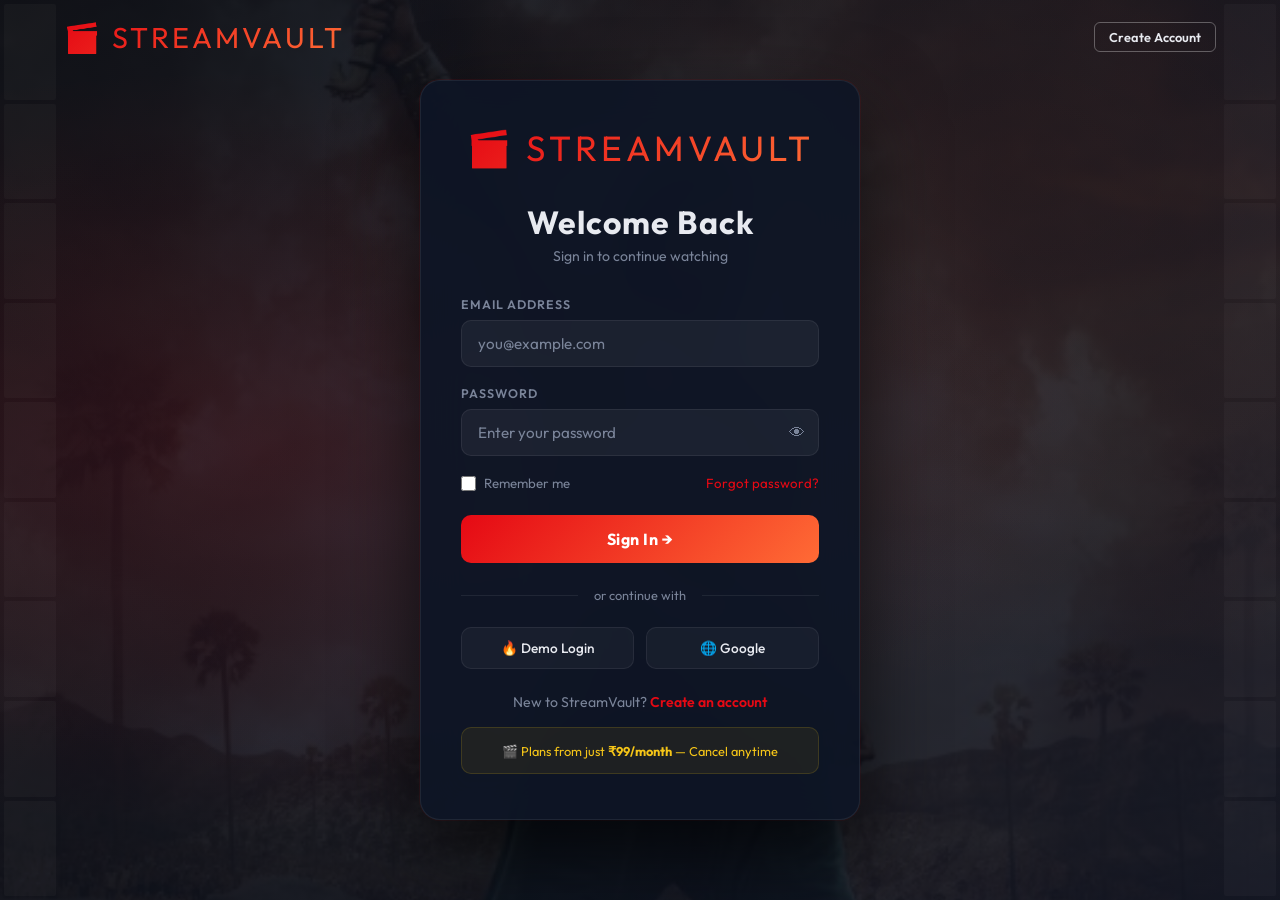
<file: login.html>
<!DOCTYPE html>
<html lang="en">
<head>
  <meta charset="UTF-8"/>
  <meta name="viewport" content="width=device-width, initial-scale=1.0"/>
  <title>Sign In — StreamVault</title>
  <link rel="stylesheet" href="shared.css"/>
  <style>
    body { min-height:100vh; display:flex; flex-direction:column; }

    .auth-page {
      flex:1; display:flex; align-items:center; justify-content:center;
      min-height:100vh; position:relative; padding:2rem 1rem;
    }

    /* cinematic background */
    .auth-bg {
      position:fixed; inset:0; z-index:0;
      background:
        linear-gradient(135deg, rgba(8,12,20,.92) 0%, rgba(14,21,37,.85) 100%),
        url('posters/baahubali-2.jpg') center/cover no-repeat;
    }
    .auth-bg::after {
      content:''; position:absolute; inset:0;
      background: radial-gradient(ellipse at 20% 50%, rgba(229,9,20,.12) 0%, transparent 60%),
                  radial-gradient(ellipse at 80% 20%, rgba(255,107,53,.08) 0%, transparent 50%);
    }

    /* floating film strips deco */
    .deco-strip {
      position:fixed; top:0; bottom:0; width:60px;
      display:flex; flex-direction:column; gap:4px; padding:4px; opacity:.07;
      pointer-events:none;
    }
    .deco-strip.left  { left:0; }
    .deco-strip.right { right:0; }
    .deco-frame { flex:1; background:rgba(255,255,255,.4); border-radius:2px; }

    .auth-card {
      position:relative; z-index:1;
      background: rgba(14,21,37,.92);
      border:1px solid var(--border);
      border-radius:20px;
      padding:2.8rem 2.5rem;
      width:100%; max-width:440px;
      backdrop-filter:blur(20px);
      box-shadow:0 32px 80px rgba(0,0,0,.7), 0 0 0 1px rgba(229,9,20,.1);
      animation:slideUp .5s ease both;
    }
    @keyframes slideUp { from{opacity:0;transform:translateY(30px)} to{opacity:1;transform:translateY(0)} }

    .auth-logo {
      text-align:center; margin-bottom:2rem;
    }
    .auth-logo a {
      font-family:var(--font-d); font-size:2.2rem; letter-spacing:4px;
      background:var(--grad); -webkit-background-clip:text; -webkit-text-fill-color:transparent;
      text-decoration:none;
    }

    .auth-title {
      font-family:var(--font-d); font-size:2rem; letter-spacing:1px;
      text-align:center; margin-bottom:.3rem;
    }
    .auth-sub {
      text-align:center; color:var(--muted); font-size:.88rem; margin-bottom:2rem;
    }

    .form-group { margin-bottom:1.2rem; position:relative; }
    .form-group label {
      display:block; font-size:.78rem; font-weight:600; letter-spacing:1px;
      text-transform:uppercase; color:var(--muted); margin-bottom:.5rem;
    }
    .form-group input {
      width:100%; padding:13px 16px; background:rgba(255,255,255,.05);
      border:1px solid var(--border); border-radius:10px;
      color:var(--text); font-family:var(--font-b); font-size:.95rem;
      outline:none; transition:all .25s;
    }
    .form-group input:focus {
      border-color:var(--red); background:rgba(229,9,20,.05);
      box-shadow:0 0 0 3px rgba(229,9,20,.12);
    }
    .form-group input::placeholder { color:var(--muted); }

    .input-icon {
      position:absolute; right:14px; bottom:14px;
      color:var(--muted); font-size:1rem; cursor:pointer;
      transition:color .2s;
    }
    .input-icon:hover { color:var(--red); }

    .form-options {
      display:flex; align-items:center; justify-content:space-between;
      margin-bottom:1.5rem; font-size:.83rem;
    }
    .remember { display:flex; align-items:center; gap:8px; cursor:pointer; color:var(--muted); }
    .remember input[type=checkbox] { accent-color:var(--red); width:15px; height:15px; cursor:pointer; }
    .forgot { color:var(--red); text-decoration:none; font-size:.83rem; transition:opacity .2s; }
    .forgot:hover { opacity:.75; }

    .btn-submit {
      width:100%; padding:14px; border-radius:10px;
      background:var(--grad); border:none; color:#fff;
      font-family:var(--font-b); font-size:1rem; font-weight:700;
      cursor:pointer; letter-spacing:.5px;
      transition:all .25s; position:relative; overflow:hidden;
    }
    .btn-submit::before {
      content:''; position:absolute; inset:0;
      background:rgba(255,255,255,.1); opacity:0; transition:opacity .2s;
    }
    .btn-submit:hover::before { opacity:1; }
    .btn-submit:hover { transform:translateY(-2px); box-shadow:0 10px 30px rgba(229,9,20,.5); }
    .btn-submit:active { transform:translateY(0); }

    .error-msg {
      background:rgba(229,9,20,.1); border:1px solid rgba(229,9,20,.3);
      border-radius:8px; padding:.75rem 1rem; font-size:.85rem; color:#ff6b6b;
      margin-bottom:1.2rem; display:none; animation:shake .3s ease;
    }
    .error-msg.show { display:block; }
    @keyframes shake { 0%,100%{transform:translateX(0)} 25%{transform:translateX(-6px)} 75%{transform:translateX(6px)} }

    .divider { display:flex; align-items:center; gap:1rem; margin:1.5rem 0; }
    .divider hr { flex:1; border:none; border-top:1px solid var(--border); }
    .divider span { color:var(--muted); font-size:.8rem; white-space:nowrap; }

    .social-logins { display:grid; grid-template-columns:1fr 1fr; gap:.75rem; margin-bottom:1.5rem; }
    .btn-social {
      padding:11px; border-radius:10px; border:1px solid var(--border);
      background:rgba(255,255,255,.04); color:var(--text);
      font-family:var(--font-b); font-size:.85rem; font-weight:500;
      cursor:pointer; display:flex; align-items:center; justify-content:center; gap:8px;
      transition:all .2s;
    }
    .btn-social:hover { border-color:rgba(255,255,255,.2); background:rgba(255,255,255,.08); }

    .auth-switch {
      text-align:center; font-size:.88rem; color:var(--muted); margin-top:1.5rem;
    }
    .auth-switch a { color:var(--red); text-decoration:none; font-weight:600; }
    .auth-switch a:hover { text-decoration:underline; }

    .plan-note {
      margin-top:1rem; padding:.9rem; border-radius:10px;
      background:rgba(245,197,24,.07); border:1px solid rgba(245,197,24,.15);
      text-align:center; font-size:.8rem; color:var(--gold);
    }

    .top-nav {
      position:fixed; top:0; left:0; right:0; z-index:100;
      padding:1.2rem 5%;
      display:flex; align-items:center; justify-content:space-between;
    }
    .top-nav-logo {
      font-family:var(--font-d); font-size:1.8rem; letter-spacing:3px;
      background:var(--grad); -webkit-background-clip:text; -webkit-text-fill-color:transparent;
      text-decoration:none;
    }
  
</style>
</head>
<body>

<!-- TOP NAV -->
<div class="top-nav">
  <a class="top-nav-logo" href="index.html">🎬 STREAMVAULT</a>
  <a class="btn-nv btn-si" href="signup.html">Create Account</a>
</div>

<!-- BG -->
<div class="auth-bg"></div>
<div class="deco-strip left">
  <div class="deco-frame"></div><div class="deco-frame"></div><div class="deco-frame"></div>
  <div class="deco-frame"></div><div class="deco-frame"></div><div class="deco-frame"></div>
  <div class="deco-frame"></div><div class="deco-frame"></div><div class="deco-frame"></div>
</div>
<div class="deco-strip right">
  <div class="deco-frame"></div><div class="deco-frame"></div><div class="deco-frame"></div>
  <div class="deco-frame"></div><div class="deco-frame"></div><div class="deco-frame"></div>
  <div class="deco-frame"></div><div class="deco-frame"></div><div class="deco-frame"></div>
</div>

<div class="auth-page">
  <div class="auth-card">

    <div class="auth-logo"><a href="index.html">🎬 STREAMVAULT</a></div>
    <h1 class="auth-title">Welcome Back</h1>
    <p class="auth-sub">Sign in to continue watching</p>

    <div class="error-msg" id="errorMsg">❌ <span id="errorText"></span></div>

    <div class="form-group">
      <label>Email Address</label>
      <input type="email" id="email" placeholder="you@example.com" autocomplete="email"/>
    </div>

    <div class="form-group">
      <label>Password</label>
      <input type="password" id="password" placeholder="Enter your password" autocomplete="current-password"/>
      <span class="input-icon" id="togglePwd" onclick="togglePassword()">👁</span>
    </div>

    <div class="form-options">
      <label class="remember">
        <input type="checkbox" id="remember"/> Remember me
      </label>
      <a href="#" class="forgot" onclick="showToast('Password reset link sent! 📧')">Forgot password?</a>
    </div>

    <button class="btn-submit" onclick="doLogin()">Sign In →</button>

    <div class="divider">
      <hr/><span>or continue with</span><hr/>
    </div>

    <div class="social-logins">
      <button class="btn-social" onclick="demoLogin()">🔥 Demo Login</button>
      <button class="btn-social" onclick="showToast('Google sign-in coming soon!')">🌐 Google</button>
    </div>

    <div class="auth-switch">
      New to StreamVault? <a href="signup.html">Create an account</a>
    </div>

    <div class="plan-note">
      🎬 Plans from just <strong>₹99/month</strong> — Cancel anytime
    </div>

  </div>
</div>

<script src="shared.js"></script>
<script>
  // Redirect if already logged in
  if (Auth.current()) window.location.href = 'index.html';

  function togglePassword() {
    const inp = document.getElementById('password');
    inp.type = inp.type === 'password' ? 'text' : 'password';
  }

  function showError(msg) {
    const el = document.getElementById('errorMsg');
    document.getElementById('errorText').textContent = msg;
    el.classList.add('show');
    setTimeout(() => el.classList.remove('show'), 4000);
  }

  function doLogin() {
    const email    = document.getElementById('email').value.trim();
    const password = document.getElementById('password').value;
    if (!email || !password) { showError('Please fill in all fields.'); return; }
    const res = Auth.login('', email, password);
    if (res.ok) {
      showToast('Welcome back, ' + res.user.name + '! 🎬');
      setTimeout(() => window.location.href = 'index.html', 900);
    } else {
      showError(res.msg);
    }
  }

  function demoLogin() {
    // Auto-create & login demo user
    let users = JSON.parse(localStorage.getItem('sv_users') || '[]');
    if (!users.find(u => u.email === 'demo@streamvault.com')) {
      Auth.signup('Demo User', 'demo@streamvault.com', 'demo123');
    }
    Auth.login('', 'demo@streamvault.com', 'demo123');
    showToast('Logged in as Demo User 🎬');
    setTimeout(() => window.location.href = 'index.html', 900);
  }

  // Enter key support
  document.addEventListener('keydown', e => {
    if (e.key === 'Enter') doLogin();
  });
</script>
</body>
</html>
</file>
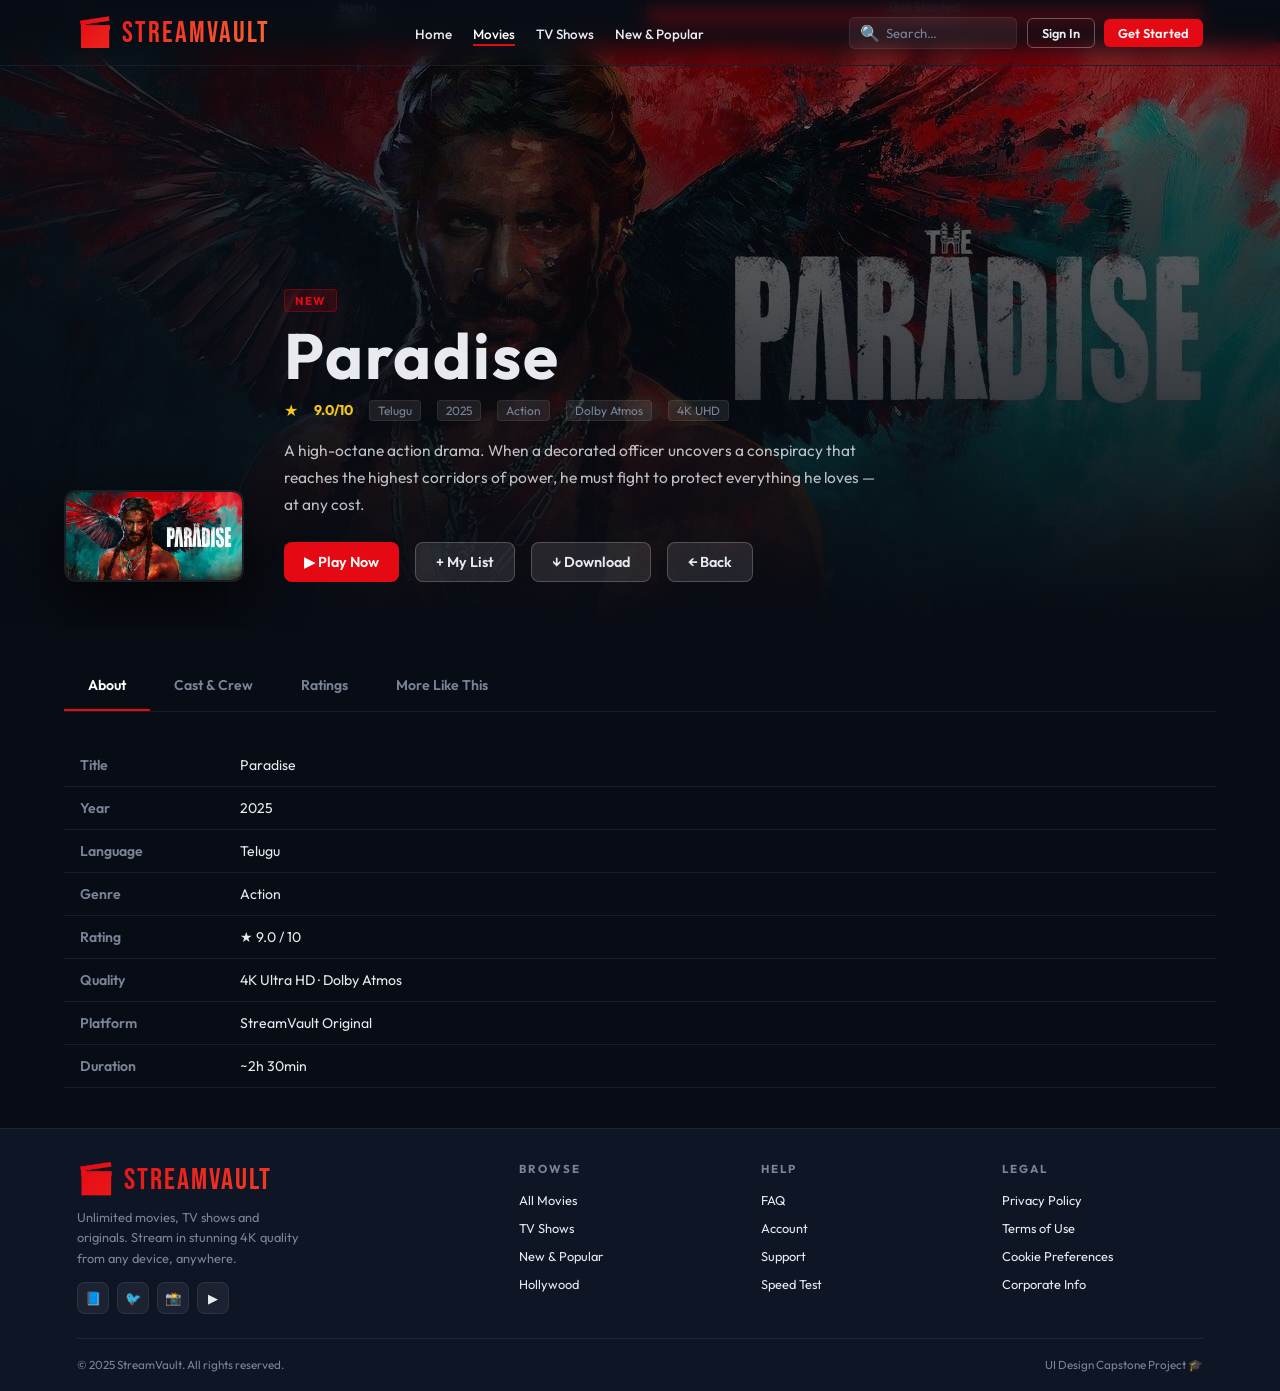
<file: movie.html>
<!DOCTYPE html>
<html lang="en">
<head>
  <meta charset="UTF-8"/>
  <meta name="viewport" content="width=device-width, initial-scale=1.0"/>
  <title>Movie — StreamVault</title>
  <link rel="stylesheet" href="shared.css"/>
  <style>
    /* MOVIE BACKDROP */
    .movie-backdrop {
      position:relative; height:70vh; min-height:480px; overflow:hidden;
      margin-top:var(--nav-h);
      display:flex; align-items:flex-end;
    }
    .backdrop-img {
      position:absolute; inset:0;
      background-size:cover; background-position:center top;
      filter:brightness(.55);
    }
    .backdrop-grad {
      position:absolute; inset:0;
      background:linear-gradient(to top, var(--bg) 0%, rgba(8,12,20,.6) 40%, transparent 100%),
                 linear-gradient(to right, rgba(8,12,20,.8) 0%, transparent 60%);
    }
    .movie-info-hero {
      position:relative; z-index:1;
      display:flex; gap:2.5rem; align-items:flex-end;
      padding:0 5% 3rem; width:100%;
    }
    .movie-poster {
      width:180px; flex-shrink:0; border-radius:12px; overflow:hidden;
      box-shadow:0 20px 60px rgba(0,0,0,.8); border:2px solid var(--border);
    }
    .movie-poster img { width:100%; display:block; }
    .movie-details { flex:1; }
    .movie-badge { display:inline-flex; align-items:center; gap:6px; background:rgba(229,9,20,.15); border:1px solid rgba(229,9,20,.3); color:var(--red); border-radius:4px; padding:3px 10px; font-size:.72rem; font-weight:700; letter-spacing:1px; margin-bottom:.8rem; }
    .movie-main-title { font-family:var(--font-d); font-size:clamp(2.5rem,5vw,4.5rem); letter-spacing:2px; line-height:1; margin-bottom:.7rem; }
    .movie-meta { display:flex; align-items:center; gap:1rem; flex-wrap:wrap; font-size:.88rem; color:var(--muted); margin-bottom:1rem; }
    .movie-meta .star { color:var(--gold); font-size:1rem; }
    .movie-meta .rating { color:var(--gold); font-weight:700; }
    .meta-tag { background:rgba(255,255,255,.08); border:1px solid var(--border); border-radius:4px; padding:2px 8px; font-size:.75rem; }
    .movie-desc { color:rgba(232,234,240,.8); font-size:.97rem; line-height:1.75; max-width:600px; margin-bottom:1.5rem; }
    .movie-actions { display:flex; gap:1rem; flex-wrap:wrap; }

    /* TABS */
    .tabs-section { padding:2rem 5% 0; }
    .tabs { display:flex; gap:0; border-bottom:1px solid var(--border); margin-bottom:2rem; }
    .tab { padding:.9rem 1.5rem; font-size:.88rem; font-weight:600; cursor:pointer; color:var(--muted); border-bottom:2px solid transparent; transition:all .2s; }
    .tab.active { color:#fff; border-bottom-color:var(--red); }
    .tab:hover { color:var(--text); }
    .tab-panel { display:none; }
    .tab-panel.active { display:block; }

    /* CAST */
    .cast-grid { display:grid; grid-template-columns:repeat(auto-fill,minmax(100px,1fr)); gap:1.2rem; }
    .cast-card { text-align:center; }
    .cast-avatar { width:70px; height:70px; border-radius:50%; background:var(--grad); display:flex; align-items:center; justify-content:center; font-family:var(--font-d); font-size:1.5rem; margin:0 auto .6rem; border:2px solid var(--border); }
    .cast-name { font-size:.8rem; font-weight:600; }
    .cast-role { font-size:.72rem; color:var(--muted); }

    /* RATINGS */
    .rating-block { display:flex; gap:2rem; flex-wrap:wrap; margin-bottom:2rem; }
    .rating-source { background:var(--surface); border:1px solid var(--border); border-radius:12px; padding:1.2rem 1.5rem; text-align:center; }
    .rating-source .score { font-family:var(--font-d); font-size:2rem; color:var(--gold); }
    .rating-source .label { font-size:.75rem; color:var(--muted); text-transform:uppercase; letter-spacing:1px; }

    /* RELATED */
    .related-grid { display:grid; grid-template-columns:repeat(auto-fill,minmax(150px,1fr)); gap:.9rem; }

    /* DETAILS TABLE */
    .details-table { width:100%; border-collapse:collapse; }
    .details-table tr { border-bottom:1px solid var(--border); }
    .details-table td { padding:.75rem 1rem; font-size:.88rem; }
    .details-table td:first-child { color:var(--muted); width:160px; font-weight:600; }

    @media(max-width:700px){
      .movie-poster{display:none;}
      .movie-info-hero{padding:0 5% 2rem;}
      .movie-backdrop{height:50vh;}
    }
  
</style>
</head>
<body>

<nav id="mainNav"></nav>
<div class="mob-menu" id="mobMenu">
  <ul>
    <li><a href="index.html">Home</a></li>
    <li><a href="movies.html">Movies</a></li>
    <li><a href="#">TV Shows</a></li>
    <li><a href="movies.html?cat=new">New &amp; Popular</a></li>
    <li><a href="profile.html?tab=list">My List</a></li>
  </ul>
</div>

<!-- BACKDROP -->
<div class="movie-backdrop">
  <div class="backdrop-img" id="backdropImg"></div>
  <div class="backdrop-grad"></div>
  <div class="movie-info-hero">
    <div class="movie-poster"><img id="posterImg" src="" alt="poster"/></div>
    <div class="movie-details">
      <div class="movie-badge" id="movieBadge">4K UHD</div>
      <h1 class="movie-main-title" id="movieTitle">Loading…</h1>
      <div class="movie-meta" id="movieMeta"></div>
      <p class="movie-desc" id="movieDesc"></p>
      <div class="movie-actions">
        <button class="btn-h btn-play" id="btnPlay">▶ Play Now</button>
        <button class="btn-h btn-info" id="btnList">+ My List</button>
        <button class="btn-h btn-info" id="btnDownload">↓ Download</button>
        <a class="btn-h btn-info" href="movies.html">← Back</a>
      </div>
    </div>
  </div>
</div>

<!-- TABS -->
<div class="tabs-section">
  <div class="tabs">
    <div class="tab active" onclick="switchTab('about')">About</div>
    <div class="tab" onclick="switchTab('cast')">Cast & Crew</div>
    <div class="tab" onclick="switchTab('ratings')">Ratings</div>
    <div class="tab" onclick="switchTab('related')">More Like This</div>
  </div>

  <!-- ABOUT -->
  <div class="tab-panel active" id="tab-about">
    <table class="details-table" id="detailsTable"></table>
  </div>

  <!-- CAST -->
  <div class="tab-panel" id="tab-cast">
    <div class="cast-grid" id="castGrid"></div>
  </div>

  <!-- RATINGS -->
  <div class="tab-panel" id="tab-ratings">
    <div class="rating-block" id="ratingBlock"></div>
    <p style="color:var(--muted);font-size:.85rem;">Ratings collected from IMDb, Rotten Tomatoes, and StreamVault users.</p>
  </div>

  <!-- RELATED -->
  <div class="tab-panel" id="tab-related">
    <div class="related-grid" id="relatedGrid"></div>
  </div>
</div>

<br/><br/>
<footer id="mainFooter"></footer>

<script src="shared.js"></script>
<script>
function switchTab(name) {
  document.querySelectorAll('.tab').forEach((t,i)=>t.classList.toggle('active', ['about','cast','ratings','related'][i]===name));
  document.querySelectorAll('.tab-panel').forEach(p=>p.classList.toggle('active', p.id==='tab-'+name));
}

const CAST_DATA = {
  default: [
    {name:'Lead Actor',   role:'Protagonist',    init:'LA'},
    {name:'Lead Actress', role:'Female Lead',     init:'LA'},
    {name:'Director',     role:'Director',        init:'DR'},
    {name:'Co-Star',      role:'Supporting Role', init:'CS'},
    {name:'Villain',      role:'Antagonist',      init:'VI'},
    {name:'Producer',     role:'Producer',        init:'PR'},
  ]
};

window.addEventListener('DOMContentLoaded', () => {
  buildNav('movies');
  buildFooter();
  initNavScroll();

  const id  = parseInt(new URLSearchParams(window.location.search).get('id'));
  const movie = MOVIES_DB.all.find(m => m.id === id) || MOVIES_DB.all[0];

  document.title = movie.title + ' — StreamVault';

  document.getElementById('backdropImg').style.backgroundImage = `url('${movie.img}')`;
  document.getElementById('posterImg').src = movie.img;
  document.getElementById('posterImg').alt = movie.title;
  document.getElementById('movieBadge').textContent = movie.badge || '4K UHD';
  document.getElementById('movieTitle').textContent = movie.title;
  document.getElementById('movieDesc').textContent  = movie.desc;

  document.getElementById('movieMeta').innerHTML = `
    <span class="star">★</span>
    <span class="rating">${movie.rating}/10</span>
    <span class="meta-tag">${movie.lang}</span>
    <span class="meta-tag">${movie.year}</span>
    <span class="meta-tag">${movie.genre}</span>
    <span class="meta-tag">Dolby Atmos</span>
    <span class="meta-tag">4K UHD</span>`;

  document.getElementById('btnPlay').onclick = () => {
    if (!Auth.current()) { window.location.href='login.html'; return; }
    showToast('Playing ' + movie.title + '... 🎬');
  };
  document.getElementById('btnList').onclick = () => {
    if (!Auth.current()) { window.location.href='login.html'; return; }
    Watchlist.add(movie.title); showToast('"' + movie.title + '" added to My List ✓');
  };
  document.getElementById('btnDownload').onclick = () => {
    if (!Auth.current()) { window.location.href='login.html'; return; }
    showToast('Downloading ' + movie.title + '... 📥');
  };

  // Details table
  document.getElementById('detailsTable').innerHTML = `
    <tr><td>Title</td><td>${movie.title}</td></tr>
    <tr><td>Year</td><td>${movie.year}</td></tr>
    <tr><td>Language</td><td>${movie.lang}</td></tr>
    <tr><td>Genre</td><td>${movie.genre}</td></tr>
    <tr><td>Rating</td><td>★ ${movie.rating} / 10</td></tr>
    <tr><td>Quality</td><td>4K Ultra HD · Dolby Atmos</td></tr>
    <tr><td>Platform</td><td>StreamVault Original</td></tr>
    <tr><td>Duration</td><td>~2h 30min</td></tr>`;

  // Cast
  document.getElementById('castGrid').innerHTML = CAST_DATA.default.map(c => `
    <div class="cast-card">
      <div class="cast-avatar">${c.init}</div>
      <div class="cast-name">${c.name}</div>
      <div class="cast-role">${c.role}</div>
    </div>`).join('');

  // Ratings
  const r = parseFloat(movie.rating);
  document.getElementById('ratingBlock').innerHTML = `
    <div class="rating-source"><div class="score">${movie.rating}</div><div class="label">IMDb</div></div>
    <div class="rating-source"><div class="score">${Math.round(r*10)}%</div><div class="label">Rotten Tomatoes</div></div>
    <div class="rating-source"><div class="score">${(r/10*5).toFixed(1)}★</div><div class="label">StreamVault</div></div>
    <div class="rating-source"><div class="score">${Math.round(r*9+5)}%</div><div class="label">Audience Score</div></div>`;

  // Related
  const related = MOVIES_DB.all.filter(m => m.genre===movie.genre && m.id!==movie.id).slice(0,8);
  document.getElementById('relatedGrid').innerHTML = related.length
    ? related.map(makeCard).join('')
    : '<p style="color:var(--muted)">No related movies found.</p>';
});
</script>
</body>
</html>
</file>
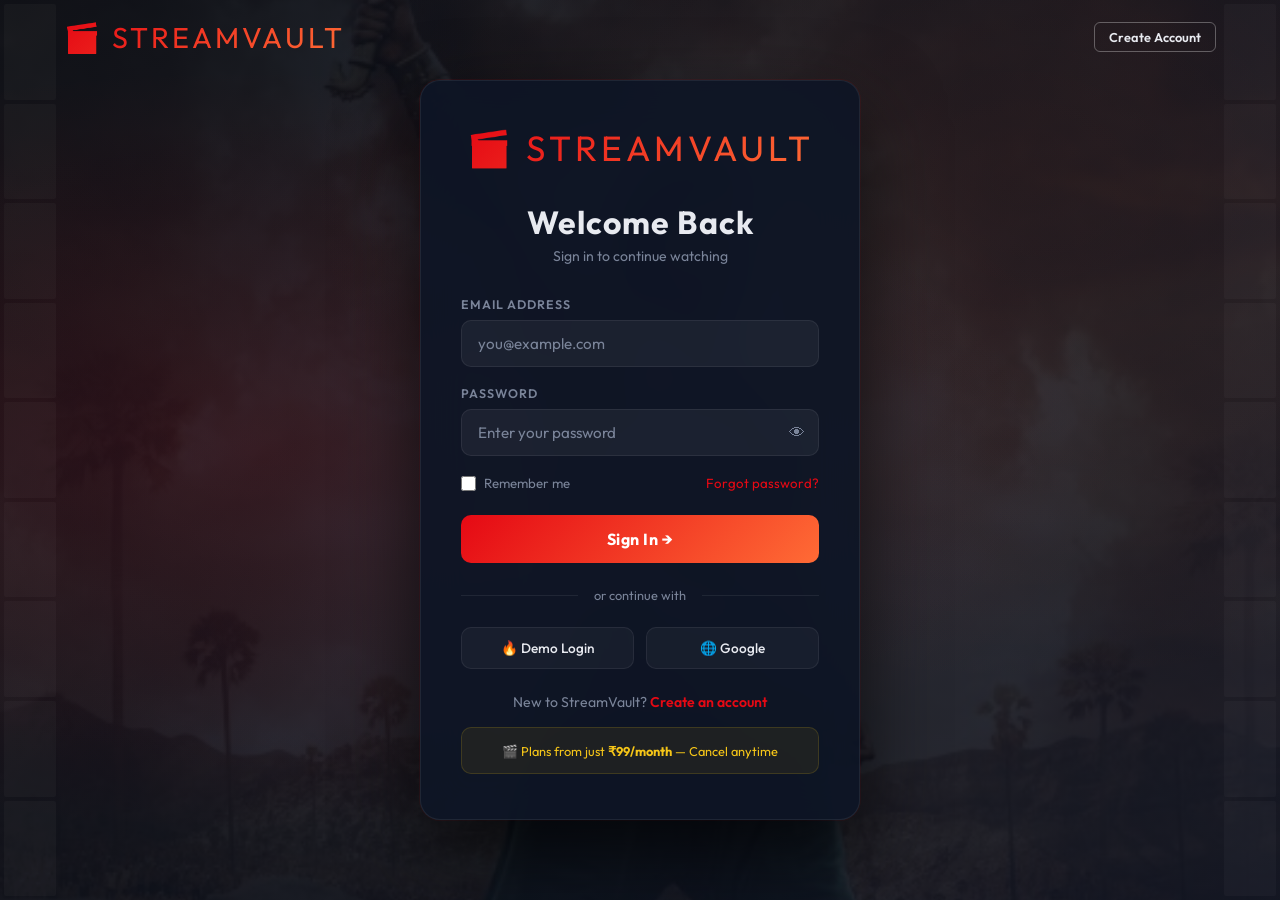
<file: player.html>
<!DOCTYPE html>
<html lang="en">
<head>
  <meta charset="UTF-8"/>
  <meta name="viewport" content="width=device-width, initial-scale=1.0"/>
  <title>Now Playing — StreamVault</title>
  <link rel="stylesheet" href="shared.css"/>
  <style>
    body { background:#000; overflow-x:hidden; }

    /* ── PLAYER SHELL ── */
    .player-page { min-height:100vh; background:#000; }

    /* ── TOP BAR ── */
    .player-topbar {
      position:fixed; top:0; left:0; right:0; z-index:200;
      display:flex; align-items:center; gap:1rem; padding:.9rem 2rem;
      background:linear-gradient(to bottom,rgba(0,0,0,.9),transparent);
      transition:opacity .3s;
    }
    .player-topbar.hidden { opacity:0; pointer-events:none; }
    .back-btn {
      display:flex; align-items:center; gap:8px;
      color:#fff; text-decoration:none; font-size:.9rem; font-weight:600;
      background:rgba(255,255,255,.12); border:1px solid rgba(255,255,255,.2);
      border-radius:8px; padding:8px 16px; transition:all .2s;
    }
    .back-btn:hover { background:rgba(229,9,20,.8); border-color:var(--red); }
    .player-title-bar { flex:1; }
    .player-title-bar h1 { font-family:var(--font-d); font-size:1.4rem; letter-spacing:1px; color:#fff; }
    .player-title-bar p  { font-size:.78rem; color:rgba(255,255,255,.6); margin-top:1px; }
    .wl-topbtn {
      padding:8px 18px; border-radius:8px; border:1px solid rgba(255,255,255,.3);
      background:rgba(255,255,255,.08); color:#fff; font-family:var(--font-b);
      font-size:.85rem; font-weight:600; cursor:pointer; transition:all .2s;
    }
    .wl-topbtn:hover { background:rgba(229,9,20,.7); border-color:var(--red); }
    .wl-topbtn.in-list { background:rgba(229,9,20,.3); border-color:var(--red); color:#fff; }

    /* ── VIDEO CONTAINER ── */
    .video-container {
      position:relative; width:100%; background:#000;
      aspect-ratio:16/9; max-height:calc(100vh - 180px);
      overflow:hidden; cursor:none;
    }
    .video-container:hover { cursor:default; }

    /* Simulated video — poster background with overlay */
    .video-bg {
      position:absolute; inset:0;
      background-size:cover; background-position:center;
      filter:brightness(.65);
      transition:filter .5s;
    }
    .video-bg.playing { filter:brightness(.5) blur(1px); animation:subtle-zoom 30s ease-in-out infinite alternate; }
    @keyframes subtle-zoom { from{transform:scale(1)} to{transform:scale(1.04)} }

    /* Play / Pause big icon */
    .play-center {
      position:absolute; inset:0; display:flex; align-items:center; justify-content:center;
      z-index:3; transition:opacity .3s;
    }
    .play-center.hidden { opacity:0; pointer-events:none; }
    .play-icon-big {
      width:80px; height:80px; border-radius:50%;
      background:rgba(229,9,20,.9); border:3px solid rgba(255,255,255,.4);
      display:flex; align-items:center; justify-content:center;
      font-size:2rem; cursor:pointer; transition:all .2s;
      animation:pop .3s ease;
    }
    @keyframes pop { from{transform:scale(.8);opacity:0} to{transform:scale(1);opacity:1} }
    .play-icon-big:hover { transform:scale(1.1); background:var(--red); }

    /* PROGRESS BAR */
    .video-overlay {
      position:absolute; bottom:0; left:0; right:0; z-index:10;
      background:linear-gradient(to top, rgba(0,0,0,.95) 0%, transparent 100%);
      padding:1.5rem 1.5rem .8rem;
      transition:opacity .4s;
    }
    .video-overlay.hidden { opacity:0; pointer-events:none; }

    .progress-wrap {
      position:relative; height:5px; background:rgba(255,255,255,.25);
      border-radius:3px; cursor:pointer; margin-bottom:1rem;
    }
    .progress-wrap:hover { height:8px; transition:height .15s; }
    .progress-bar-fill {
      height:100%; background:var(--red); border-radius:3px;
      position:relative; transition:width .5s linear;
    }
    .progress-bar-fill::after {
      content:''; position:absolute; right:-6px; top:50%;
      transform:translateY(-50%);
      width:14px; height:14px; border-radius:50%;
      background:#fff; box-shadow:0 0 6px rgba(0,0,0,.6);
      opacity:0; transition:opacity .2s;
    }
    .progress-wrap:hover .progress-bar-fill::after { opacity:1; }

    .controls {
      display:flex; align-items:center; gap:1rem;
    }
    .ctrl-btn {
      background:none; border:none; color:#fff; cursor:pointer;
      font-size:1.3rem; padding:4px 6px; border-radius:6px;
      transition:all .2s; line-height:1;
    }
    .ctrl-btn:hover { background:rgba(255,255,255,.15); transform:scale(1.1); }
    .time-display { font-size:.82rem; color:rgba(255,255,255,.8); font-family:monospace; white-space:nowrap; }
    .vol-wrap { display:flex; align-items:center; gap:.5rem; }
    .vol-slider {
      -webkit-appearance:none; width:80px; height:3px;
      background:rgba(255,255,255,.3); border-radius:3px; outline:none; cursor:pointer;
    }
    .vol-slider::-webkit-slider-thumb {
      -webkit-appearance:none; width:14px; height:14px; border-radius:50%;
      background:#fff; cursor:pointer;
    }
    .ctrl-right { margin-left:auto; display:flex; gap:.5rem; align-items:center; }
    .quality-badge {
      font-size:.7rem; font-weight:700; letter-spacing:1px;
      background:rgba(255,255,255,.15); border:1px solid rgba(255,255,255,.3);
      border-radius:4px; padding:2px 8px; color:#fff;
    }

    /* LOADING SPINNER */
    .spinner {
      position:absolute; inset:0; display:flex; align-items:center; justify-content:center;
      z-index:5;
    }
    .spinner.hidden { display:none; }
    .spin-ring {
      width:60px; height:60px; border-radius:50%;
      border:4px solid rgba(255,255,255,.15);
      border-top-color:var(--red);
      animation:spin 1s linear infinite;
    }
    @keyframes spin { to{transform:rotate(360deg)} }

    /* ── BELOW PLAYER ── */
    .below-player {
      background:var(--bg); padding:2rem 4%;
      display:grid; grid-template-columns:1fr 360px; gap:2.5rem;
    }

    /* Movie info left */
    .player-movie-info { }
    .player-movie-title { font-family:var(--font-d); font-size:2.2rem; letter-spacing:1px; margin-bottom:.6rem; }
    .player-movie-meta  { display:flex; gap:1rem; flex-wrap:wrap; font-size:.85rem; color:var(--muted); margin-bottom:1rem; align-items:center; }
    .pmeta-tag { background:rgba(255,255,255,.07); border:1px solid var(--border); border-radius:4px; padding:2px 8px; font-size:.75rem; }
    .player-desc { color:rgba(232,234,240,.75); font-size:.95rem; line-height:1.75; margin-bottom:1.5rem; }
    .player-actions { display:flex; gap:.9rem; flex-wrap:wrap; }

    /* Episode list (TV shows) */
    .episode-panel { }
    .ep-panel-title { font-family:var(--font-d); font-size:1.3rem; letter-spacing:1px; margin-bottom:1rem; color:var(--text); }
    .ep-list { display:flex; flex-direction:column; gap:.6rem; max-height:400px; overflow-y:auto; padding-right:.3rem; }
    .ep-list::-webkit-scrollbar { width:4px; }
    .ep-list::-webkit-scrollbar-thumb { background:var(--red); border-radius:2px; }
    .ep-item {
      display:flex; align-items:flex-start; gap:.9rem;
      background:var(--surface); border:1px solid var(--border);
      border-radius:10px; padding:.8rem 1rem; cursor:pointer;
      transition:all .2s;
    }
    .ep-item:hover, .ep-item.active { border-color:var(--red); background:rgba(229,9,20,.08); }
    .ep-num {
      width:32px; height:32px; border-radius:50%;
      background:rgba(229,9,20,.15); border:1px solid rgba(229,9,20,.3);
      display:flex; align-items:center; justify-content:center;
      font-size:.75rem; font-weight:700; color:var(--red); flex-shrink:0;
    }
    .ep-item.active .ep-num { background:var(--red); color:#fff; border-color:var(--red); }
    .ep-info { flex:1; }
    .ep-title { font-size:.87rem; font-weight:600; margin-bottom:.2rem; }
    .ep-meta  { font-size:.72rem; color:var(--muted); }
    .ep-desc  { font-size:.75rem; color:rgba(232,234,240,.6); margin-top:.25rem; line-height:1.4; }
    .ep-play-icon { font-size:1.2rem; align-self:center; color:var(--red); opacity:0; transition:opacity .2s; }
    .ep-item:hover .ep-play-icon { opacity:1; }

    /* Related */
    .related-panel { }
    .related-row { display:flex; gap:.75rem; overflow-x:auto; padding-bottom:.3rem; scrollbar-width:none; margin-top:2rem; }
    .related-row::-webkit-scrollbar { display:none; }
    .related-row .mc { flex-shrink:0; width:155px; }

    @media(max-width:900px) {
      .below-player { grid-template-columns:1fr; }
    }
    @media(max-width:600px) {
      .player-topbar { padding:.7rem 1rem; }
      .player-title-bar h1 { font-size:1rem; }
    }
  
</style>
</head>
<body>

<div class="player-page">

  <!-- TOP BAR -->
  <div class="player-topbar" id="playerTopbar">
    <a class="back-btn" id="backBtn" href="index.html">← Back</a>
    <div class="player-title-bar">
      <h1 id="topbarTitle">Loading…</h1>
      <p id="topbarMeta"></p>
    </div>
    <button class="wl-topbtn" id="wlTopBtn" onclick="handleWishlist()">🤍 Add to Wishlist</button>
  </div>

  <!-- VIDEO AREA -->
  <div class="video-container" id="videoContainer" onclick="togglePlay()">
    <div class="video-bg" id="videoBg"></div>

    <!-- Buffering spinner -->
    <div class="spinner" id="spinner"><div class="spin-ring"></div></div>

    <!-- Big play icon center -->
    <div class="play-center hidden" id="playCenterWrap">
      <div class="play-icon-big" id="playCenterIcon">▶</div>
    </div>

    <!-- Controls overlay -->
    <div class="video-overlay" id="videoOverlay">
      <div class="progress-wrap" id="progressWrap" onclick="seekVideo(event)">
        <div class="progress-bar-fill" id="progressFill" style="width:0%"></div>
      </div>
      <div class="controls">
        <button class="ctrl-btn" id="playPauseBtn" onclick="event.stopPropagation();togglePlay()">▶</button>
        <button class="ctrl-btn" onclick="event.stopPropagation();skip(-10)" title="Rewind 10s">⏪</button>
        <button class="ctrl-btn" onclick="event.stopPropagation();skip(10)"  title="Forward 10s">⏩</button>
        <div class="vol-wrap" onclick="event.stopPropagation()">
          <button class="ctrl-btn" id="muteBtn" onclick="toggleMute()">🔊</button>
          <input type="range" class="vol-slider" id="volSlider" min="0" max="100" value="80" oninput="setVolume(this.value)"/>
        </div>
        <span class="time-display" id="timeDisplay">0:00 / 0:00</span>
        <div class="ctrl-right">
          <span class="quality-badge">4K UHD</span>
          <button class="ctrl-btn" onclick="event.stopPropagation();toggleFS()" title="Fullscreen">⛶</button>
        </div>
      </div>
    </div>
  </div>

  <!-- BELOW PLAYER -->
  <div class="below-player" id="belowPlayer">
    <div>
      <div class="player-movie-info">
        <h2 class="player-movie-title" id="movieTitle">—</h2>
        <div class="player-movie-meta"  id="movieMeta"></div>
        <p class="player-desc"           id="movieDesc"></p>
        <div class="player-actions">
          <button class="btn-h btn-info" id="wishlistBtn" onclick="handleWishlist()">🤍 Add to Wishlist</button>
          <a class="btn-h btn-info"      id="detailLink"  href="#">🔗 Full Details</a>
          <a class="btn-h btn-info"      href="movies.html">🎬 Browse More</a>
        </div>
      </div>

      <!-- Related -->
      <h3 class="ep-panel-title" style="margin-top:2rem;">More Like This</h3>
      <div class="related-row" id="relatedRow"></div>
    </div>

    <!-- Episode list (shown for TV shows) -->
    <div class="episode-panel" id="episodePanel" style="display:none;">
      <div class="ep-panel-title">Episodes</div>
      <div class="ep-list" id="epList"></div>
    </div>
  </div>

</div>

<script src="shared.js"></script>
<script>
/* ═════════════════════════════
   PLAYER LOGIC
═════════════════════════════ */
let isPlaying    = false;
let isMuted      = false;
let currentTime  = 0;   // seconds
let totalTime    = 5400; // default 90 min
let volume       = 80;
let timerInterval, hideTimer;
let currentMovie = null;
let currentEpIdx = 0;

/* ── Init ── */
window.addEventListener('DOMContentLoaded', () => {
  if (!Auth.require()) return;

  const params = new URLSearchParams(window.location.search);
  const id     = parseInt(params.get('id'));
  const type   = params.get('type') || 'movie';

  currentMovie = MOVIES_DB.all.find(m => m.id === id) || MOVIES_DB.all[0];
  if (!currentMovie) { window.location.href = 'index.html'; return; }

  // Parse duration to seconds
  if (currentMovie.duration) {
    const parts = currentMovie.duration.replace('~','').replace('/ep','').trim().split('h');
    if (parts.length === 2) {
      totalTime = parseInt(parts[0]) * 3600 + parseInt(parts[1]) * 60;
    } else {
      totalTime = parseInt(parts[0]) * 60;
    }
  }

  loadContent(currentMovie, type);

  // Add to watch history
  addToHistory(currentMovie);

  // Auto-start after 1.5s (simulates buffering)
  setTimeout(() => {
    document.getElementById('spinner').classList.add('hidden');
    startPlay();
  }, 1500);

  // Hide controls after 3s of inactivity
  document.getElementById('videoContainer').addEventListener('mousemove', showControls);
  document.getElementById('videoContainer').addEventListener('touchstart', showControls);
});

function loadContent(m, type) {
  document.title = 'Now Playing: ' + m.title + ' — StreamVault';

  document.getElementById('videoBg').style.backgroundImage = `url('${m.img}')`;
  document.getElementById('topbarTitle').textContent = m.title;
  document.getElementById('topbarMeta').textContent  = m.lang + ' · ' + m.year + (m.seasons ? ' · ' + m.seasons + ' Seasons' : ' · ' + (m.duration || ''));
  document.getElementById('movieTitle').textContent  = m.title;
  document.getElementById('movieDesc').textContent   = m.desc;
  document.getElementById('detailLink').href         = 'movie.html?id=' + m.id;

  // Back button destination
  document.getElementById('backBtn').href = (type === 'show') ? 'tvshows.html' : 'movies.html';

  // Meta row
  document.getElementById('movieMeta').innerHTML = `
    <span class="stars">★ ${m.rating}</span>
    <span class="pmeta-tag">${m.lang}</span>
    <span class="pmeta-tag">${m.year}</span>
    <span class="pmeta-tag">${m.genre}</span>
    ${m.duration ? `<span class="pmeta-tag">${m.duration}</span>` : ''}
    <span class="pmeta-tag">4K UHD</span>
    <span class="pmeta-tag">Dolby Atmos</span>`;

  // Wishlist button state
  refreshWishlistBtns();

  // Episodes panel (TV shows)
  if (type === 'show' && m.eps) {
    document.getElementById('episodePanel').style.display = 'block';
    renderEpisodes(m);
  }

  // Related
  const related = MOVIES_DB.all.filter(x => x.genre === m.genre && x.id !== m.id && x.type !== 'show').slice(0, 8);
  document.getElementById('relatedRow').innerHTML = related.map(makeCard).join('') || '<p style="color:var(--muted)">No related titles.</p>';
}

function renderEpisodes(m) {
  document.getElementById('epList').innerHTML = m.eps.map((ep, i) => `
    <div class="ep-item ${i === currentEpIdx ? 'active' : ''}" onclick="selectEp(${i})" id="ep-item-${i}">
      <div class="ep-num">${ep.ep}</div>
      <div class="ep-info">
        <div class="ep-title">${ep.title}</div>
        <div class="ep-meta">${ep.dur}</div>
        <div class="ep-desc">${ep.desc}</div>
      </div>
      <div class="ep-play-icon">▶</div>
    </div>`).join('');
}

function selectEp(idx) {
  currentEpIdx = idx;
  currentTime  = 0;
  const m = currentMovie;
  if (!m.eps) return;
  const ep = m.eps[idx];
  document.getElementById('topbarMeta').textContent = 'S1 E' + ep.ep + ' · "' + ep.title + '"';
  document.querySelectorAll('.ep-item').forEach((el, i) => el.classList.toggle('active', i === idx));
  resetPlay();
  setTimeout(() => { document.getElementById('spinner').classList.add('hidden'); startPlay(); }, 1200);
  showToast('Playing E' + ep.ep + ': "' + ep.title + '"');
}

/* ── PLAYBACK SIMULATION ── */
function startPlay() {
  if (isPlaying) return;
  isPlaying = true;
  document.getElementById('playPauseBtn').textContent = '⏸';
  document.getElementById('playCenterIcon').textContent = '⏸';
  document.getElementById('videoBg').classList.add('playing');
  timerInterval = setInterval(tick, 1000);
}

function pausePlay() {
  if (!isPlaying) return;
  isPlaying = false;
  document.getElementById('playPauseBtn').textContent = '▶';
  document.getElementById('playCenterIcon').textContent = '▶';
  document.getElementById('videoBg').classList.remove('playing');
  clearInterval(timerInterval);
}

function resetPlay() {
  pausePlay();
  currentTime = 0;
  updateProgress();
  document.getElementById('spinner').classList.remove('hidden');
}

function togglePlay() {
  // Show center icon briefly
  const wrap = document.getElementById('playCenterWrap');
  wrap.classList.remove('hidden');
  setTimeout(() => wrap.classList.add('hidden'), 700);

  if (isPlaying) pausePlay(); else startPlay();
  showControls();
}

function tick() {
  if (currentTime < totalTime) {
    currentTime++;
    updateProgress();
  } else {
    pausePlay();
    showToast('Playback finished! 🎬');
  }
}

function updateProgress() {
  const pct = totalTime > 0 ? (currentTime / totalTime * 100) : 0;
  document.getElementById('progressFill').style.width = pct + '%';
  document.getElementById('timeDisplay').textContent  = formatTime(currentTime) + ' / ' + formatTime(totalTime);
}

function formatTime(s) {
  const h = Math.floor(s / 3600);
  const m = Math.floor((s % 3600) / 60);
  const sec = s % 60;
  if (h > 0) return h + ':' + pad(m) + ':' + pad(sec);
  return m + ':' + pad(sec);
}
function pad(n) { return n < 10 ? '0' + n : '' + n; }

function skip(sec) {
  currentTime = Math.max(0, Math.min(totalTime, currentTime + sec));
  updateProgress();
  showToast((sec > 0 ? '+' : '') + sec + 's');
}

function seekVideo(e) {
  const wrap = document.getElementById('progressWrap');
  const rect  = wrap.getBoundingClientRect();
  const pct   = Math.max(0, Math.min(1, (e.clientX - rect.left) / rect.width));
  currentTime = Math.floor(pct * totalTime);
  updateProgress();
}

/* ── VOLUME ── */
function toggleMute() {
  isMuted = !isMuted;
  document.getElementById('muteBtn').textContent = isMuted ? '🔇' : '🔊';
  document.getElementById('volSlider').value = isMuted ? 0 : volume;
}
function setVolume(v) {
  volume = parseInt(v);
  isMuted = volume === 0;
  document.getElementById('muteBtn').textContent = isMuted ? '🔇' : volume < 40 ? '🔉' : '🔊';
}

/* ── FULLSCREEN ── */
function toggleFS() {
  const vc = document.getElementById('videoContainer');
  if (!document.fullscreenElement) vc.requestFullscreen().catch(() => {});
  else document.exitFullscreen();
}

/* ── CONTROLS HIDE/SHOW ── */
function showControls() {
  document.getElementById('videoOverlay').classList.remove('hidden');
  document.getElementById('playerTopbar').classList.remove('hidden');
  clearTimeout(hideTimer);
  hideTimer = setTimeout(() => {
    if (isPlaying) {
      document.getElementById('videoOverlay').classList.add('hidden');
      document.getElementById('playerTopbar').classList.add('hidden');
    }
  }, 3000);
}

/* ── WISHLIST ── */
function refreshWishlistBtns() {
  const inList = currentMovie && Watchlist.has(currentMovie.id);
  const label  = inList ? '❤️ In Wishlist' : '🤍 Add to Wishlist';
  document.getElementById('wishlistBtn').textContent = label;
  const topBtn = document.getElementById('wlTopBtn');
  if (topBtn) {
    topBtn.textContent = label;
    topBtn.classList.toggle('in-list', inList);
  }
}

function handleWishlist() {
  if (!currentMovie) return;
  if (!Auth.current()) { window.location.href='login.html'; return; }
  const added = Watchlist.toggle(currentMovie);
  showToast(
    added ? '"'+currentMovie.title+'" added to Wishlist ❤️' : '"'+currentMovie.title+'" removed from Wishlist',
    added ? '❤️' : '🗑️'
  );
  refreshWishlistBtns();
}

/* ── WATCH HISTORY ── */
function addToHistory(m) {
  let history = JSON.parse(localStorage.getItem('sv_history') || '[]');
  history = history.filter(h => h.id !== m.id);
  history.unshift({ id: m.id, title: m.title, img: m.img, meta: m.lang + ' · ' + m.year, progress: 0, ts: Date.now() });
  if (history.length > 20) history = history.slice(0, 20);
  localStorage.setItem('sv_history', JSON.stringify(history));
}

/* Keyboard shortcuts */
document.addEventListener('keydown', e => {
  if (e.key === ' ' || e.key === 'k')       { e.preventDefault(); togglePlay(); }
  else if (e.key === 'ArrowRight')           { skip(10); showControls(); }
  else if (e.key === 'ArrowLeft')            { skip(-10); showControls(); }
  else if (e.key === 'f' || e.key === 'F')  { toggleFS(); }
  else if (e.key === 'm' || e.key === 'M')  { toggleMute(); }
});
</script>
</body>
</html>
</file>
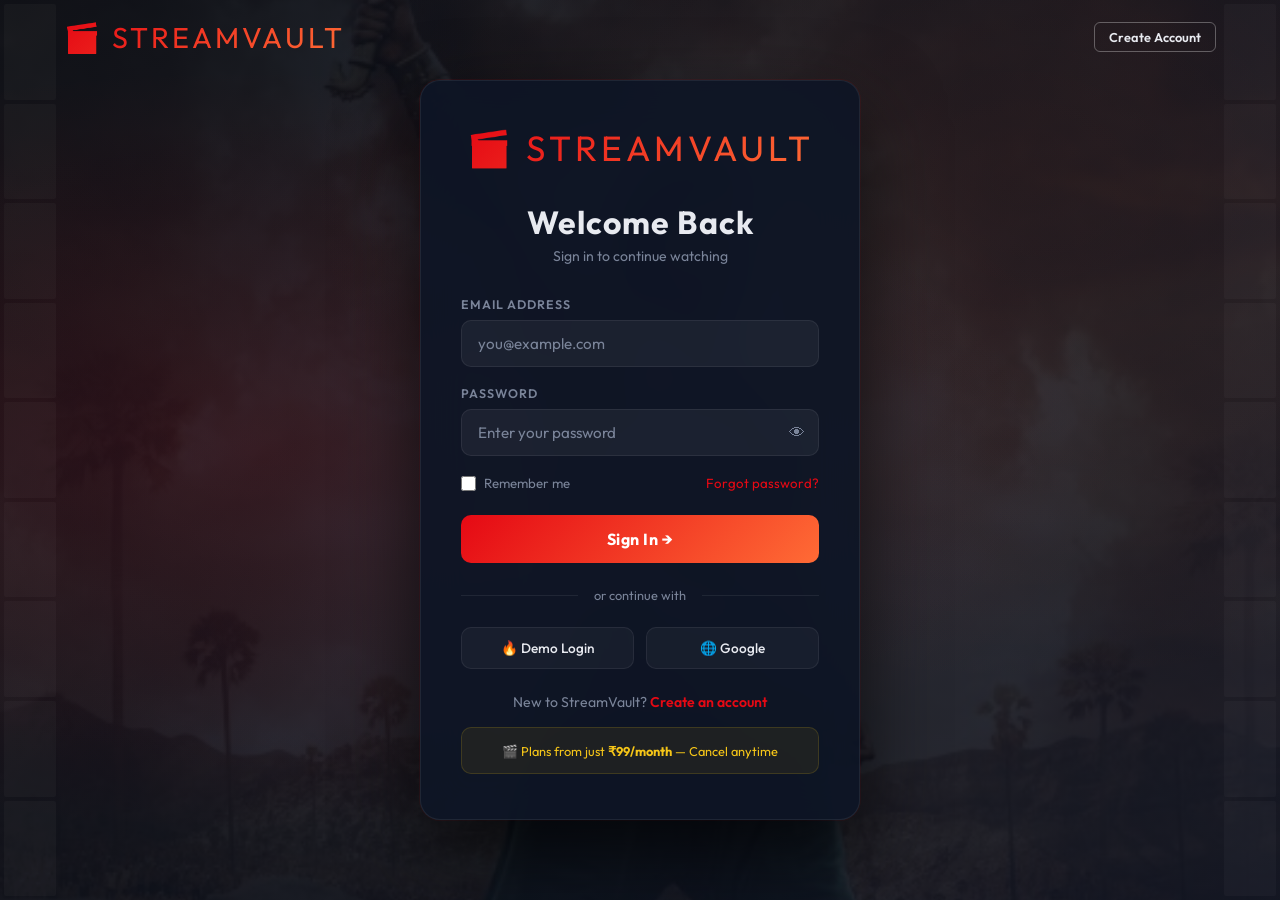
<file: profile.html>
<!DOCTYPE html>
<html lang="en">
<head>
  <meta charset="UTF-8"/>
  <meta name="viewport" content="width=device-width, initial-scale=1.0"/>
  <title>My Profile — StreamVault</title>
  <link rel="stylesheet" href="shared.css"/>
  <style>
    /* ── PROFILE HERO ── */
    .profile-hero {
      min-height: 260px; position: relative;
      display: flex; align-items: flex-end;
      padding: 0 var(--px, 5%) 2.2rem;
      overflow: hidden; margin-top: var(--nav, 66px);
      background: linear-gradient(135deg, #0e1525, #1a0a0a);
    }
    .profile-hero::before {
      content: ''; position: absolute; inset: 0;
      background: radial-gradient(ellipse at 20% 50%, rgba(229,9,20,.15) 0%, transparent 60%),
                  radial-gradient(ellipse at 80% 30%, rgba(255,107,53,.07) 0%, transparent 50%);
    }
    .profile-info {
      position: relative; z-index: 1;
      display: flex; gap: 1.5rem; align-items: flex-end; width: 100%; flex-wrap: wrap;
    }
    .profile-avatar-large {
      width: 90px; height: 90px; border-radius: 50%;
      background: var(--grad); display: flex; align-items: center; justify-content: center;
      font-family: var(--fd, 'Bebas Neue', sans-serif); font-size: 2.2rem;
      border: 3px solid var(--red); flex-shrink: 0;
      box-shadow: 0 0 28px rgba(229,9,20,.4);
    }
    .profile-text { flex: 1; min-width: 180px; }
    .profile-name  { font-family: var(--fd, 'Bebas Neue', sans-serif); font-size: clamp(1.8rem,5vw,2.4rem); letter-spacing: 1px; margin-bottom: .25rem; }
    .profile-email { color: var(--muted); font-size: .88rem; margin-bottom: .6rem; }
    .profile-badges { display: flex; gap: .6rem; flex-wrap: wrap; }
    .pbadge { padding: 3px 11px; border-radius: 20px; font-size: .73rem; font-weight: 600; border: 1px solid rgba(245,197,24,.3); background: rgba(245,197,24,.08); color: var(--gold); }
    .pbadge.plan { border-color: rgba(229,9,20,.3); background: rgba(229,9,20,.08); color: var(--red); }

    /* ── TABS ── */
    .profile-tabs-wrap { background: var(--surface); border-bottom: 1px solid var(--border); position: sticky; top: var(--nav, 66px); z-index: 100; }
    .profile-tabs { display: flex; padding: 0 var(--px, 5%); overflow-x: auto; scrollbar-width: none; }
    .profile-tabs::-webkit-scrollbar { display: none; }
    .ptab { padding: .9rem 1.2rem; font-size: .85rem; font-weight: 600; cursor: pointer; color: var(--muted); border-bottom: 2px solid transparent; transition: all .2s; white-space: nowrap; flex-shrink: 0; }
    .ptab.active { color: #fff; border-bottom-color: var(--red); }
    .ptab:hover { color: var(--text); }

    /* ── PANELS ── */
    .profile-content { padding: 1.8rem var(--px, 5%); }
    .ptab-panel { display: none; }
    .ptab-panel.active { display: block; animation: fadeIn .25s ease; }
    @keyframes fadeIn { from { opacity: 0; transform: translateY(8px); } to { opacity: 1; transform: translateY(0); } }

    /* ── STATS ── */
    .stats-row { display: grid; grid-template-columns: repeat(auto-fit, minmax(130px,1fr)); gap: .9rem; margin-bottom: 1.8rem; }
    .stat-card { background: var(--surface); border: 1px solid var(--border); border-radius: 12px; padding: 1.1rem; text-align: center; }
    .stat-val  { font-family: var(--fd, 'Bebas Neue', sans-serif); font-size: 1.9rem; background: var(--grad); -webkit-background-clip: text; -webkit-text-fill-color: transparent; }
    .stat-lbl  { font-size: .72rem; color: var(--muted); text-transform: uppercase; letter-spacing: 1px; margin-top: .2rem; }

    /* ── WISHLIST GRID ── */
    .wishlist-grid { display: grid; grid-template-columns: repeat(auto-fill, minmax(150px,1fr)); gap: 1rem; }
    @media(max-width:480px) { .wishlist-grid { grid-template-columns: repeat(2,1fr); } }

    /* ── EMPTY STATE ── */
    .empty-state { grid-column: 1 / -1; text-align: center; padding: 3rem 1rem; color: var(--muted); }
    .empty-state .e-icon { font-size: 2.8rem; margin-bottom: .8rem; }
    .empty-state h3 { font-family: var(--fd, 'Bebas Neue', sans-serif); font-size: 1.6rem; margin-bottom: .4rem; color: var(--text); }
    .empty-state p { font-size: .9rem; margin-bottom: 1.2rem; }
    .empty-state a { color: var(--red); text-decoration: none; font-weight: 600; }

    /* ── HISTORY ── */
    .history-list { display: flex; flex-direction: column; gap: .75rem; }
    .history-item { display: flex; align-items: center; gap: 1rem; background: var(--surface); border: 1px solid var(--border); border-radius: 10px; padding: .8rem 1rem; flex-wrap: wrap; }
    .history-thumb { width: 52px; height: 72px; border-radius: 6px; object-fit: cover; flex-shrink: 0; }
    .history-info { flex: 1; min-width: 120px; }
    .history-title { font-weight: 600; font-size: .88rem; margin-bottom: .2rem; }
    .history-meta  { font-size: .73rem; color: var(--muted); }
    .history-prog  { margin-top: .4rem; height: 3px; background: rgba(255,255,255,.1); border-radius: 3px; }
    .history-fill  { height: 100%; background: var(--red); border-radius: 3px; }

    /* ── SETTINGS ── */
    .settings-grid { display: grid; grid-template-columns: 1fr 1fr; gap: 1.4rem; max-width: 680px; }
    @media(max-width:600px) { .settings-grid { grid-template-columns: 1fr; } }
    .sg { margin-bottom: .5rem; }
    .sg label { display: block; font-size: .76rem; font-weight: 600; letter-spacing: 1px; text-transform: uppercase; color: var(--muted); margin-bottom: .45rem; }
    .sg input, .sg select {
      width: 100%; padding: 11px 14px; background: rgba(255,255,255,.05);
      border: 1px solid var(--border); border-radius: 10px;
      color: var(--text); font-family: var(--fb, 'Outfit', sans-serif); font-size: .9rem; outline: none; transition: border-color .2s;
    }
    .sg input:focus, .sg select:focus { border-color: var(--red); }
    .sg select option { background: var(--surface); }

    /* ── PLAN CARDS ── */
    .plan-cards { display: grid; grid-template-columns: repeat(auto-fit, minmax(190px,1fr)); gap: 1rem; max-width: 680px; margin-bottom: 1.8rem; }
    .plan-card-sm { background: var(--surface); border: 2px solid var(--border); border-radius: 12px; padding: 1.2rem; transition: all .25s; cursor: pointer; }
    .plan-card-sm:hover { transform: translateY(-3px); box-shadow: 0 10px 30px rgba(229,9,20,.12); }
    .plan-card-sm.current { border-color: var(--red); background: linear-gradient(135deg, rgba(229,9,20,.09), var(--surface)); }
    .pcname  { font-family: var(--fd, 'Bebas Neue', sans-serif); font-size: 1.25rem; margin-bottom: .2rem; }
    .pcprice { font-size: .85rem; color: var(--red); font-weight: 600; margin-bottom: .3rem; }
    .pcbadge { display: inline-block; margin-top: .5rem; font-size: .67rem; background: var(--red); color: #fff; padding: 2px 8px; border-radius: 4px; font-weight: 700; }

    /* ── SECTION HEADERS ── */
    .panel-title { font-family: var(--fd, 'Bebas Neue', sans-serif); font-size: 1.4rem; margin-bottom: 1.1rem; }
    .panel-hdr { display: flex; align-items: center; justify-content: space-between; margin-bottom: 1.2rem; flex-wrap: wrap; gap: .7rem; }
  </style>
</head>
<body>

<nav id="mainNav"></nav>
<div class="mob-menu" id="mobMenu"></div>

<!-- PROFILE HERO -->
<div class="profile-hero">
  <div class="profile-info">
    <div class="profile-avatar-large" id="profAvatar">JD</div>
    <div class="profile-text">
      <div class="profile-name"  id="profName">Loading…</div>
      <div class="profile-email" id="profEmail"></div>
      <div class="profile-badges">
        <span class="pbadge"      id="profJoined">Member</span>
        <span class="pbadge plan" id="profPlan">Basic</span>
        <span class="pbadge">✓ Verified</span>
      </div>
    </div>
    <button class="btn-h btn-info" onclick="Auth.logout()" style="font-size:.83rem;padding:9px 18px;flex-shrink:0;">🚪 Sign Out</button>
  </div>
</div>

<!-- TABS -->
<div class="profile-tabs-wrap">
  <div class="profile-tabs">
    <div class="ptab active"   onclick="switchTab('overview')">📊 Overview</div>
    <div class="ptab"          onclick="switchTab('list')">❤️ Wishlist</div>
    <div class="ptab"          onclick="switchTab('history')">🕓 History</div>
    <div class="ptab"          onclick="switchTab('settings')">⚙️ Settings</div>
    <div class="ptab"          onclick="switchTab('plan')">💳 My Plan</div>
  </div>
</div>

<div class="profile-content">

  <!-- OVERVIEW -->
  <div class="ptab-panel active" id="ptab-overview">
    <div class="stats-row">
      <div class="stat-card"><div class="stat-val" id="statWatched">5</div><div class="stat-lbl">Watched</div></div>
      <div class="stat-card"><div class="stat-val" id="statList">0</div><div class="stat-lbl">Wishlist</div></div>
      <div class="stat-card"><div class="stat-val">4K</div><div class="stat-lbl">Quality</div></div>
      <div class="stat-card"><div class="stat-val" id="statPlan">Basic</div><div class="stat-lbl">Plan</div></div>
    </div>
    <h3 class="panel-title">Recently Watched</h3>
    <div class="history-list" id="overviewHistory"></div>
  </div>

  <!-- WISHLIST -->
  <div class="ptab-panel" id="ptab-list">
    <div class="panel-hdr">
      <h3 class="panel-title" style="margin-bottom:0;">
        My Wishlist <span style="color:var(--red);font-size:1rem;" id="listCount"></span>
      </h3>
      <button class="btn-h btn-info" onclick="clearWishlist()" style="font-size:.8rem;padding:8px 16px;">🗑 Clear All</button>
    </div>
    <div class="wishlist-grid" id="wishlistGrid">
      <!-- rendered by renderWishlist() -->
    </div>
  </div>

  <!-- HISTORY -->
  <div class="ptab-panel" id="ptab-history">
    <h3 class="panel-title">Watch History</h3>
    <div class="history-list" id="historyList"></div>
  </div>

  <!-- SETTINGS -->
  <div class="ptab-panel" id="ptab-settings">
    <h3 class="panel-title">Account Settings</h3>
    <div class="settings-grid">
      <div class="sg"><label>Full Name</label><input type="text"  id="settingName"    placeholder="Your name"/></div>
      <div class="sg"><label>Email</label>    <input type="email" id="settingEmail"   placeholder="your@email.com"/></div>
      <div class="sg"><label>New Password</label><input type="password" id="settingPwd" placeholder="Leave blank to keep current"/></div>
      <div class="sg">
        <label>Language</label>
        <select id="settingLang">
          <option>English</option><option>Telugu</option><option>Hindi</option><option>Tamil</option>
        </select>
      </div>
      <div class="sg">
        <label>Playback Quality</label>
        <select id="settingQuality">
          <option>Auto</option><option>4K Ultra HD</option><option>Full HD 1080p</option><option>HD 720p</option>
        </select>
      </div>
      <div class="sg">
        <label>Notifications</label>
        <select id="settingNotif">
          <option>All notifications</option><option>New releases only</option><option>None</option>
        </select>
      </div>
    </div>
    <div style="display:flex;gap:.9rem;flex-wrap:wrap;margin-top:.5rem;">
      <button class="btn-h btn-play"  onclick="saveSettings()">💾 Save Changes</button>
      <button class="btn-h btn-info"  onclick="if(confirm('Delete your account? This cannot be undone.')){Auth.logout();}" style="color:#ff6b6b;border-color:rgba(255,107,107,.3);">🗑 Delete Account</button>
    </div>
  </div>

  <!-- PLAN -->
  <div class="ptab-panel" id="ptab-plan">
    <h3 class="panel-title">My Subscription Plan</h3>
    <div class="plan-cards">
      <div class="plan-card-sm" id="pc-Basic"   onclick="changePlan('Basic')">
        <div class="pcname">Basic</div>
        <div class="pcprice">₹149 / month</div>
        <div style="font-size:.8rem;color:var(--muted)">HD · 1 Screen · Mobile &amp; Tablet</div>
      </div>
      <div class="plan-card-sm" id="pc-Premium" onclick="changePlan('Premium')">
        <div class="pcname">Premium</div>
        <div class="pcprice">₹499 / month</div>
        <div style="font-size:.8rem;color:var(--muted)">4K · 4 Screens · All Devices · Downloads</div>
      </div>
      <div class="plan-card-sm" id="pc-Student" onclick="changePlan('Student')">
        <div class="pcname">Student</div>
        <div class="pcprice">₹99 / month</div>
        <div style="font-size:.8rem;color:var(--muted)">HD · 1 Screen · Mobile Only</div>
      </div>
    </div>
    <button class="btn-h btn-play" onclick="showToast('Plan updated! 🎉')">✔ Confirm Plan Change</button>
  </div>

</div><!-- /profile-content -->

<footer id="mainFooter"></footer>

<script src="shared.js"></script>
<script>
/* ─────────────────────────────────────────
   HISTORY MOCK DATA
───────────────────────────────────────── */
var HISTORY_MOCK = [
  { title:"Baahubali 2",  img:"posters/baahubali-2.jpg",        meta:"Telugu · 2017 · Action",  progress:72,  id:1  },
  { title:"RRR",          img:"posters/rrr.jpg",                 meta:"Telugu · 2022 · Action",  progress:45,  id:2  },
  { title:"KGF 2",        img:"posters/kgf.jpeg",                meta:"Kannada · 2022 · Action", progress:80,  id:18 },
  { title:"Sita Ramam",   img:"posters/sita ramam.jpeg",         meta:"Telugu · 2022 · Romance", progress:35,  id:25 },
  { title:"Inception",    img:"posters/inception.jpg",           meta:"English · 2010 · Sci-Fi", progress:100, id:32 },
];

/* ─────────────────────────────────────────
   TAB SWITCHER
───────────────────────────────────────── */
var TAB_NAMES = ['overview','list','history','settings','plan'];

function switchTab(name) {
  // tabs
  document.querySelectorAll('.ptab').forEach(function(t, i) {
    t.classList.toggle('active', TAB_NAMES[i] === name);
  });
  // panels
  document.querySelectorAll('.ptab-panel').forEach(function(p) {
    p.classList.toggle('active', p.id === 'ptab-' + name);
  });
  // if switching to wishlist, always re-render so count is up to date
  if (name === 'list') renderWishlist();
}

/* ─────────────────────────────────────────
   WISHLIST RENDER  — fixed, no quote issues
───────────────────────────────────────── */
function renderWishlist() {
  var grid  = document.getElementById('wishlistGrid');
  var count = document.getElementById('listCount');
  if (!grid) return;

  var list = Watchlist.get();

  // update counters everywhere
  count.textContent = '(' + list.length + ')';
  var statEl = document.getElementById('statList');
  if (statEl) statEl.textContent = list.length;

  // empty state
  if (list.length === 0) {
    grid.innerHTML =
      '<div class="empty-state">' +
        '<div class="e-icon">❤️</div>' +
        '<h3>Your Wishlist is empty</h3>' +
        '<p>Browse <a href="movies.html">Movies</a> or <a href="tvshows.html">TV Shows</a> and tap ♡ to save titles here.</p>' +
        '<a class="btn-h btn-play" href="movies.html" style="display:inline-flex;margin-top:.5rem;">🎬 Browse Movies</a>' +
      '</div>';
    return;
  }

  // build cards
  var html = '';
  for (var i = 0; i < list.length; i++) {
    var m    = list[i];
    var type = m.type || 'movie';
    var info = m.seasons ? (m.seasons + ' Seasons · ' + m.lang) : (m.lang + ' · ' + m.year);
    var imgErr = "this.style.background='linear-gradient(135deg,#1a2035,#0e1525)';this.removeAttribute('src')";

    html +=
      '<div class="mc" data-id="' + m.id + '">' +
        '<img src="' + m.img + '" alt="' + m.title + '" loading="lazy" onerror="' + imgErr + '"/>' +
        (m.badge ? '<div class="c-badge">' + m.badge + '</div>' : '') +
        '<div class="c-rating">★ ' + m.rating + '</div>' +
        '<div class="c-overlay">' +
          '<div class="c-title">' + m.title + '</div>' +
          '<div class="c-info">'  + info    + '</div>' +
          '<div class="c-actions">' +
            '<button class="ca play"' +
              ' onclick="playContent(' + m.id + ',\'' + type + '\')">' +
              '▶ Play' +
            '</button>' +
            '<button class="ca add"' +
              ' style="background:rgba(229,9,20,.18);color:#ff6b6b;border-color:rgba(229,9,20,.35);"' +
              ' onclick="removeFromWishlist(' + m.id + ')">' +
              '✕ Remove' +
            '</button>' +
          '</div>' +
        '</div>' +
      '</div>';
  }
  grid.innerHTML = html;
}

/* Remove one item and re-render */
function removeFromWishlist(id) {
  Watchlist.remove(id);
  renderWishlist();
  showToast('Removed from Wishlist', '🗑️');
}

/* Clear all */
function clearWishlist() {
  if (!confirm('Clear your entire Wishlist?')) return;
  localStorage.setItem('sv_watchlist', '[]');
  renderWishlist();
  showToast('Wishlist cleared');
}

/* ─────────────────────────────────────────
   WATCH HISTORY
───────────────────────────────────────── */
function renderHistory() {
  var rows = '';
  for (var i = 0; i < HISTORY_MOCK.length; i++) {
    var h = HISTORY_MOCK[i];
    var imgErr = "this.style.background='#1a2035';this.removeAttribute('src')";
    rows +=
      '<div class="history-item">' +
        '<img class="history-thumb" src="' + h.img + '" alt="' + h.title + '" onerror="' + imgErr + '"/>' +
        '<div class="history-info">' +
          '<div class="history-title">' + h.title + '</div>' +
          '<div class="history-meta">'  + h.meta  + '</div>' +
          '<div class="history-prog"><div class="history-fill" style="width:' + h.progress + '%"></div></div>' +
          '<div style="font-size:.7rem;color:var(--muted);margin-top:.25rem;">' + h.progress + '% watched</div>' +
        '</div>' +
        '<button class="btn-h btn-play"' +
          ' onclick="playContent(' + h.id + ',\'movie\')"' +
          ' style="font-size:.78rem;padding:8px 14px;flex-shrink:0;">▶ Resume</button>' +
      '</div>';
  }
  var histEl = document.getElementById('historyList');
  var ovEl   = document.getElementById('overviewHistory');
  if (histEl) histEl.innerHTML = rows;
  if (ovEl)   ovEl.innerHTML   = rows;
}

/* ─────────────────────────────────────────
   PLAN
───────────────────────────────────────── */
function changePlan(plan) {
  var user = Auth.current();
  if (!user) return;
  user.plan = plan;
  localStorage.setItem('sv_user', JSON.stringify(user));
  // remove old badges
  document.querySelectorAll('[id^="pc-"]').forEach(function(el) {
    el.classList.remove('current');
    var b = el.querySelector('.pcbadge');
    if (b) b.remove();
  });
  var el = document.getElementById('pc-' + plan);
  if (el) {
    el.classList.add('current');
    var badge = document.createElement('div');
    badge.className = 'pcbadge';
    badge.textContent = 'Current Plan';
    el.appendChild(badge);
  }
  document.getElementById('profPlan').textContent = plan;
  document.getElementById('statPlan').textContent = plan;
  showToast('Plan changed to ' + plan + ' 🎉');
}

/* ─────────────────────────────────────────
   SETTINGS
───────────────────────────────────────── */
function saveSettings() {
  var user = Auth.current();
  if (!user) return;
  var name = document.getElementById('settingName').value.trim();
  if (name) {
    user.name   = name;
    user.avatar = name.slice(0,2).toUpperCase();
  }
  localStorage.setItem('sv_user', JSON.stringify(user));
  showToast('Settings saved ✓');
  setTimeout(function() { location.reload(); }, 900);
}

/* ─────────────────────────────────────────
   INIT
───────────────────────────────────────── */
window.addEventListener('DOMContentLoaded', function() {
  if (!Auth.require()) return;

  buildNav('list');
  buildFooter();
  initNavScroll();

  var user = Auth.current();

  // fill hero
  document.getElementById('profAvatar').textContent  = user.avatar || user.name.slice(0,2).toUpperCase();
  document.getElementById('profName').textContent    = user.name;
  document.getElementById('profEmail').textContent   = user.email;
  document.getElementById('profJoined').textContent  = 'Joined ' + (user.joined || 'Recently');
  document.getElementById('profPlan').textContent    = user.plan  || 'Basic';
  document.getElementById('statPlan').textContent    = user.plan  || 'Basic';
  document.getElementById('statWatched').textContent = HISTORY_MOCK.length;

  // settings pre-fill
  document.getElementById('settingName').value  = user.name;
  document.getElementById('settingEmail').value = user.email;

  // highlight current plan
  var plan   = user.plan || 'Basic';
  var planEl = document.getElementById('pc-' + plan);
  if (planEl) {
    planEl.classList.add('current');
    var badge = document.createElement('div');
    badge.className   = 'pcbadge';
    badge.textContent = 'Current Plan';
    planEl.appendChild(badge);
  }

  // render wishlist & history
  renderWishlist();
  renderHistory();

  // check URL for tab param  e.g. profile.html?tab=list
  var tab = new URLSearchParams(window.location.search).get('tab');
  if (tab) switchTab(tab);
});
</script>
</body>
</html>
</file>
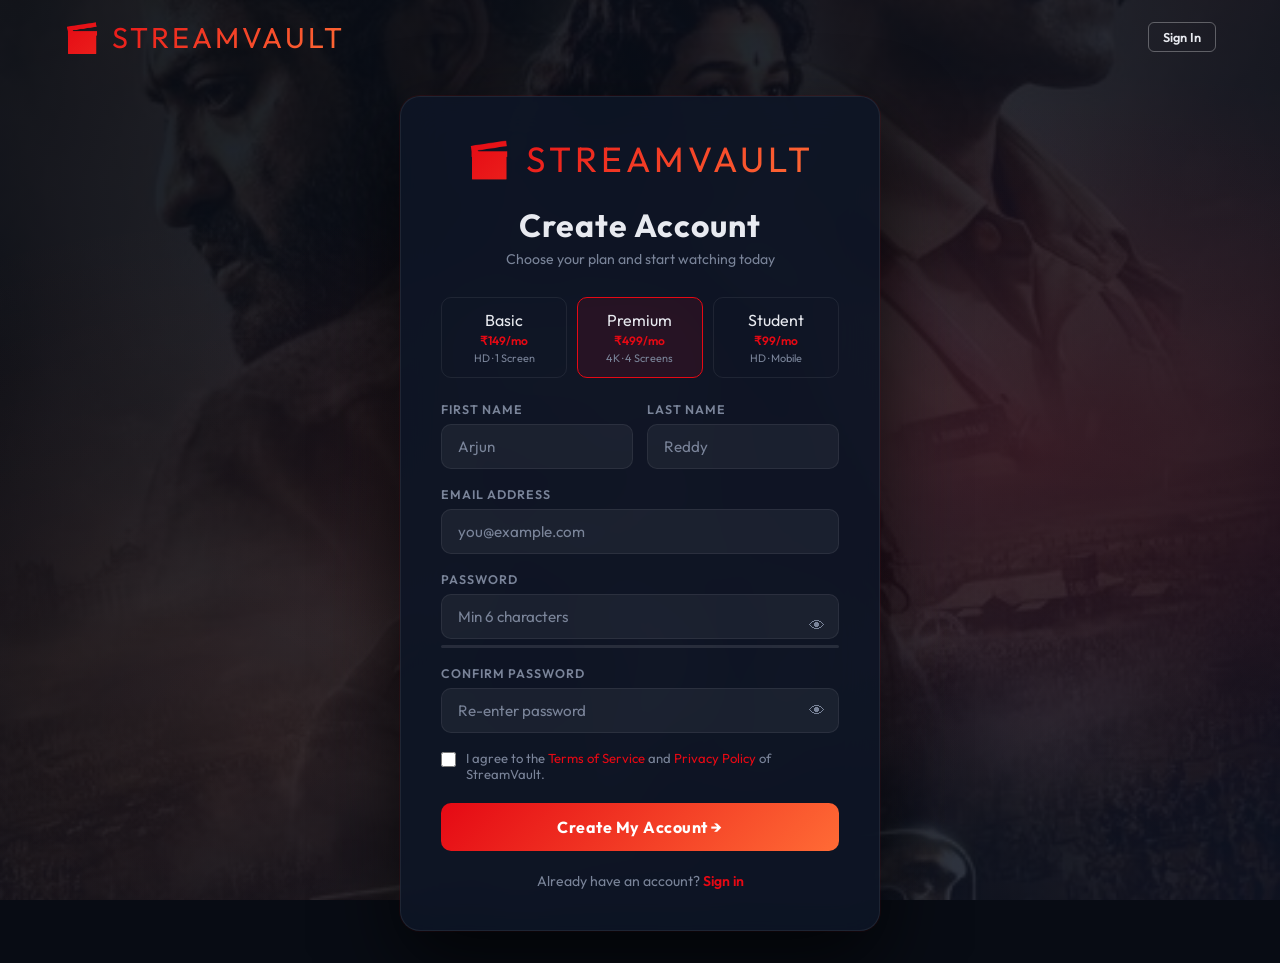
<file: signup.html>
<!DOCTYPE html>
<html lang="en">
<head>
  <meta charset="UTF-8"/>
  <meta name="viewport" content="width=device-width, initial-scale=1.0"/>
  <title>Create Account — StreamVault</title>
  <link rel="stylesheet" href="shared.css"/>
  <style>
    body { min-height:100vh; display:flex; flex-direction:column; }

    .auth-bg {
      position:fixed; inset:0; z-index:0;
      background:
        linear-gradient(135deg, rgba(8,12,20,.92) 0%, rgba(14,21,37,.85) 100%),
        url('posters/rrr.jpg') center/cover no-repeat;
    }
    .auth-bg::after {
      content:''; position:absolute; inset:0;
      background: radial-gradient(ellipse at 80% 50%, rgba(229,9,20,.12) 0%, transparent 60%),
                  radial-gradient(ellipse at 20% 80%, rgba(255,107,53,.08) 0%, transparent 50%);
    }

    .auth-page {
      flex:1; display:flex; align-items:center; justify-content:center;
      min-height:100vh; position:relative; padding:6rem 1rem 2rem;
    }

    .auth-card {
      position:relative; z-index:1;
      background:rgba(14,21,37,.92);
      border:1px solid var(--border);
      border-radius:20px;
      padding:2.5rem 2.5rem;
      width:100%; max-width:480px;
      backdrop-filter:blur(20px);
      box-shadow:0 32px 80px rgba(0,0,0,.7), 0 0 0 1px rgba(229,9,20,.1);
      animation:slideUp .5s ease both;
    }
    @keyframes slideUp { from{opacity:0;transform:translateY(30px)} to{opacity:1;transform:translateY(0)} }

    .auth-logo { text-align:center; margin-bottom:1.5rem; }
    .auth-logo a {
      font-family:var(--font-d); font-size:2.2rem; letter-spacing:4px;
      background:var(--grad); -webkit-background-clip:text; -webkit-text-fill-color:transparent;
      text-decoration:none;
    }
    .auth-title { font-family:var(--font-d); font-size:2rem; letter-spacing:1px; text-align:center; margin-bottom:.3rem; }
    .auth-sub   { text-align:center; color:var(--muted); font-size:.88rem; margin-bottom:1.8rem; }

    .plan-select {
      display:grid; grid-template-columns:1fr 1fr 1fr;
      gap:.6rem; margin-bottom:1.5rem;
    }
    .plan-opt {
      border:1px solid var(--border); border-radius:10px; padding:.75rem .5rem;
      text-align:center; cursor:pointer; transition:all .2s;
    }
    .plan-opt:hover { border-color:rgba(229,9,20,.4); }
    .plan-opt.selected { border-color:var(--red); background:rgba(229,9,20,.1); }
    .plan-opt .p-name { font-family:var(--font-d); font-size:1rem; margin-bottom:.2rem; }
    .plan-opt .p-price { font-size:.75rem; color:var(--red); font-weight:600; }
    .plan-opt .p-feat  { font-size:.68rem; color:var(--muted); margin-top:.2rem; }

    .form-group { margin-bottom:1.1rem; position:relative; }
    .form-group label { display:block; font-size:.78rem; font-weight:600; letter-spacing:1px; text-transform:uppercase; color:var(--muted); margin-bottom:.45rem; }
    .form-group input {
      width:100%; padding:12px 16px; background:rgba(255,255,255,.05);
      border:1px solid var(--border); border-radius:10px;
      color:var(--text); font-family:var(--font-b); font-size:.95rem;
      outline:none; transition:all .25s;
    }
    .form-group input:focus { border-color:var(--red); background:rgba(229,9,20,.05); box-shadow:0 0 0 3px rgba(229,9,20,.12); }
    .form-group input::placeholder { color:var(--muted); }
    .input-icon { position:absolute; right:14px; bottom:13px; color:var(--muted); font-size:1rem; cursor:pointer; }

    .form-row { display:grid; grid-template-columns:1fr 1fr; gap:.9rem; }

    .strength-bar { height:3px; background:rgba(255,255,255,.1); border-radius:3px; margin-top:.4rem; overflow:hidden; }
    .strength-fill { height:100%; border-radius:3px; transition:width .3s,background .3s; width:0; }

    .terms {
      display:flex; align-items:flex-start; gap:10px; margin-bottom:1.3rem;
      font-size:.82rem; color:var(--muted);
    }
    .terms input { accent-color:var(--red); width:15px; height:15px; margin-top:2px; flex-shrink:0; cursor:pointer; }
    .terms a { color:var(--red); text-decoration:none; }

    .btn-submit {
      width:100%; padding:14px; border-radius:10px;
      background:var(--grad); border:none; color:#fff;
      font-family:var(--font-b); font-size:1rem; font-weight:700;
      cursor:pointer; letter-spacing:.5px; transition:all .25s; position:relative; overflow:hidden;
    }
    .btn-submit::before { content:''; position:absolute; inset:0; background:rgba(255,255,255,.1); opacity:0; transition:opacity .2s; }
    .btn-submit:hover::before { opacity:1; }
    .btn-submit:hover { transform:translateY(-2px); box-shadow:0 10px 30px rgba(229,9,20,.5); }

    .error-msg {
      background:rgba(229,9,20,.1); border:1px solid rgba(229,9,20,.3);
      border-radius:8px; padding:.75rem 1rem; font-size:.85rem; color:#ff6b6b;
      margin-bottom:1.2rem; display:none;
    }
    .error-msg.show { display:block; }

    .success-msg {
      background:rgba(0,200,80,.08); border:1px solid rgba(0,200,80,.25);
      border-radius:8px; padding:.75rem 1rem; font-size:.85rem; color:#4ade80;
      margin-bottom:1.2rem; display:none;
    }
    .success-msg.show { display:block; }

    .auth-switch { text-align:center; font-size:.88rem; color:var(--muted); margin-top:1.3rem; }
    .auth-switch a { color:var(--red); text-decoration:none; font-weight:600; }

    .top-nav {
      position:fixed; top:0; left:0; right:0; z-index:100;
      padding:1.2rem 5%;
      display:flex; align-items:center; justify-content:space-between;
    }
    .top-nav-logo {
      font-family:var(--font-d); font-size:1.8rem; letter-spacing:3px;
      background:var(--grad); -webkit-background-clip:text; -webkit-text-fill-color:transparent;
      text-decoration:none;
    }
  
</style>
</head>
<body>

<div class="top-nav">
  <a class="top-nav-logo" href="index.html">🎬 STREAMVAULT</a>
  <a class="btn-nv btn-si" href="login.html">Sign In</a>
</div>

<div class="auth-bg"></div>

<div class="auth-page">
  <div class="auth-card">

    <div class="auth-logo"><a href="index.html">🎬 STREAMVAULT</a></div>
    <h1 class="auth-title">Create Account</h1>
    <p class="auth-sub">Choose your plan and start watching today</p>

    <!-- PLAN SELECTOR -->
    <div class="plan-select">
      <div class="plan-opt" onclick="selectPlan(this,'Basic')">
        <div class="p-name">Basic</div>
        <div class="p-price">₹149/mo</div>
        <div class="p-feat">HD · 1 Screen</div>
      </div>
      <div class="plan-opt selected" onclick="selectPlan(this,'Premium')">
        <div class="p-name">Premium</div>
        <div class="p-price">₹499/mo</div>
        <div class="p-feat">4K · 4 Screens</div>
      </div>
      <div class="plan-opt" onclick="selectPlan(this,'Student')">
        <div class="p-name">Student</div>
        <div class="p-price">₹99/mo</div>
        <div class="p-feat">HD · Mobile</div>
      </div>
    </div>

    <div class="error-msg"   id="errorMsg">❌ <span id="errorText"></span></div>
    <div class="success-msg" id="successMsg">✅ Account created! Redirecting…</div>

    <div class="form-row">
      <div class="form-group">
        <label>First Name</label>
        <input type="text" id="fname" placeholder="Arjun"/>
      </div>
      <div class="form-group">
        <label>Last Name</label>
        <input type="text" id="lname" placeholder="Reddy"/>
      </div>
    </div>

    <div class="form-group">
      <label>Email Address</label>
      <input type="email" id="email" placeholder="you@example.com" autocomplete="email"/>
    </div>

    <div class="form-group">
      <label>Password</label>
      <input type="password" id="password" placeholder="Min 6 characters" oninput="checkStrength(this.value)" autocomplete="new-password"/>
      <span class="input-icon" onclick="togglePwd('password')">👁</span>
      <div class="strength-bar"><div class="strength-fill" id="strengthFill"></div></div>
    </div>

    <div class="form-group">
      <label>Confirm Password</label>
      <input type="password" id="confirm" placeholder="Re-enter password" autocomplete="new-password"/>
      <span class="input-icon" onclick="togglePwd('confirm')">👁</span>
    </div>

    <div class="terms">
      <input type="checkbox" id="terms"/>
      <span>I agree to the <a href="#">Terms of Service</a> and <a href="#">Privacy Policy</a> of StreamVault.</span>
    </div>

    <button class="btn-submit" onclick="doSignup()">Create My Account →</button>

    <div class="auth-switch">
      Already have an account? <a href="login.html">Sign in</a>
    </div>

  </div>
</div>

<script src="shared.js"></script>
<script>
  if (Auth.current()) window.location.href = 'index.html';

  let selectedPlan = 'Premium';

  function selectPlan(el, plan) {
    document.querySelectorAll('.plan-opt').forEach(p => p.classList.remove('selected'));
    el.classList.add('selected');
    selectedPlan = plan;
  }

  function togglePwd(id) {
    const inp = document.getElementById(id);
    inp.type = inp.type === 'password' ? 'text' : 'password';
  }

  function checkStrength(val) {
    const fill = document.getElementById('strengthFill');
    let score = 0;
    if (val.length >= 6)  score++;
    if (val.length >= 10) score++;
    if (/[A-Z]/.test(val)) score++;
    if (/[0-9]/.test(val)) score++;
    if (/[^A-Za-z0-9]/.test(val)) score++;
    const pct = (score / 5) * 100;
    const clr = score < 2 ? '#e50914' : score < 4 ? '#f5c518' : '#22c55e';
    fill.style.width = pct + '%';
    fill.style.background = clr;
  }

  function showError(msg) {
    const el = document.getElementById('errorMsg');
    document.getElementById('errorText').textContent = msg;
    el.classList.add('show');
    setTimeout(() => el.classList.remove('show'), 4000);
  }

  function doSignup() {
    const fname = document.getElementById('fname').value.trim();
    const lname = document.getElementById('lname').value.trim();
    const email = document.getElementById('email').value.trim();
    const pwd   = document.getElementById('password').value;
    const conf  = document.getElementById('confirm').value;
    const terms = document.getElementById('terms').checked;

    if (!fname || !lname)     { showError('Please enter your full name.'); return; }
    if (!email)               { showError('Please enter your email address.'); return; }
    if (pwd.length < 6)       { showError('Password must be at least 6 characters.'); return; }
    if (pwd !== conf)         { showError('Passwords do not match.'); return; }
    if (!terms)               { showError('Please accept the Terms of Service.'); return; }

    const name = fname + ' ' + lname;
    const res  = Auth.signup(name, email, pwd);
    if (!res.ok) { showError(res.msg); return; }

    // save plan
    const user = Auth.current();
    user.plan = selectedPlan;
    localStorage.setItem('sv_user', JSON.stringify(user));

    document.getElementById('successMsg').classList.add('show');
    setTimeout(() => window.location.href = 'index.html', 1200);
  }

  document.addEventListener('keydown', e => { if (e.key === 'Enter') doSignup(); });
</script>
</body>
</html>
</file>
<file: shared.css>
@import url('https://fonts.googleapis.com/css2?family=Bebas+Neue&family=Outfit:wght@300;400;500;600;700&display=swap');
*,*::before,*::after{box-sizing:border-box;margin:0;padding:0}
:root{
  --bg:#080c14;--surface:#0e1525;--card:#111827;--border:rgba(255,255,255,.07);
  --gold:#f5c518;--red:#e50914;--red2:#c40811;--text:#e8eaf0;--muted:#7a8499;
  --grad:linear-gradient(135deg,#e50914,#ff6b35);
  --fd:'Bebas Neue',sans-serif;--fb:'Outfit',sans-serif;
  --nav:58px;--px:4%;--r:10px;
}
@media(min-width:768px){:root{--nav:66px;--px:5%}}
@media(min-width:1280px){:root{--px:6%}}
html{scroll-behavior:smooth}
body{background:var(--bg);color:var(--text);font-family:var(--fb);overflow-x:hidden;-webkit-tap-highlight-color:transparent}
::-webkit-scrollbar{width:4px}
::-webkit-scrollbar-track{background:var(--bg)}
::-webkit-scrollbar-thumb{background:var(--red);border-radius:2px}

/* LOADER */
#loader{position:fixed;inset:0;z-index:9999;background:var(--bg);display:flex;flex-direction:column;align-items:center;justify-content:center;transition:opacity .6s,visibility .6s}
#loader.hidden{opacity:0;visibility:hidden;pointer-events:none}
.ld-logo{font-family:var(--fd);font-size:clamp(1.8rem,7vw,3.5rem);letter-spacing:4px;background:var(--grad);-webkit-background-clip:text;-webkit-text-fill-color:transparent;animation:pulse 1.4s infinite}
.ld-bar{width:150px;height:3px;background:rgba(255,255,255,.1);border-radius:3px;margin-top:1.4rem;overflow:hidden}
.ld-fill{height:100%;background:var(--red);border-radius:3px;animation:lfill 1.7s ease forwards}
@keyframes lfill{from{width:0}to{width:100%}}
@keyframes pulse{0%,100%{opacity:1}50%{opacity:.5}}

/* NAVBAR */
nav{position:fixed;top:0;left:0;right:0;z-index:1000;height:var(--nav);display:flex;align-items:center;justify-content:space-between;padding:0 var(--px);background:linear-gradient(to bottom,rgba(8,12,20,.97),transparent);backdrop-filter:blur(10px);border-bottom:1px solid var(--border);transition:background .3s}
nav.solid{background:rgba(8,12,20,.98)}
.nav-logo{font-family:var(--fd);font-size:clamp(1.2rem,3.5vw,1.8rem);letter-spacing:2px;background:var(--grad);-webkit-background-clip:text;-webkit-text-fill-color:transparent;cursor:pointer;text-decoration:none;flex-shrink:0}
.nav-links{display:flex;gap:1.3rem;list-style:none}
.nav-links a{color:var(--text);text-decoration:none;font-size:.84rem;font-weight:500;transition:color .2s;position:relative;white-space:nowrap}
.nav-links a::after{content:'';position:absolute;bottom:-4px;left:0;width:0;height:2px;background:var(--red);transition:width .3s}
.nav-links a:hover::after,.nav-links a.active::after{width:100%}
.nav-links a:hover,.nav-links a.active{color:#fff}
.nav-right{display:flex;align-items:center;gap:.6rem}
.search-wrap{display:flex;align-items:center;background:rgba(255,255,255,.06);border:1px solid var(--border);border-radius:6px;padding:5px 10px;gap:6px}
.search-wrap input{background:none;border:none;outline:none;color:var(--text);font-family:var(--fb);font-size:.82rem;width:120px}
.search-wrap input::placeholder{color:var(--muted)}
.btn-nv{padding:6px 14px;border-radius:6px;font-family:var(--fb);font-size:.8rem;font-weight:600;cursor:pointer;border:none;transition:all .2s;text-decoration:none;display:inline-flex;align-items:center;white-space:nowrap}
.btn-si{background:transparent;border:1px solid rgba(255,255,255,.3);color:var(--text)}
.btn-si:hover{border-color:#fff;color:#fff}
.btn-st{background:var(--red);color:#fff}
.btn-st:hover{background:var(--red2)}
.avatar{width:34px;height:34px;border-radius:50%;background:var(--grad);display:flex;align-items:center;justify-content:center;font-weight:700;font-size:.75rem;cursor:pointer;border:2px solid var(--red);color:#fff;flex-shrink:0}

/* Hamburger */
.ham{display:none;flex-direction:column;gap:5px;cursor:pointer;padding:4px}
.ham span{display:block;width:22px;height:2px;background:var(--text);border-radius:2px;transition:all .3s}
.ham.open span:nth-child(1){transform:rotate(45deg) translate(5px,5px)}
.ham.open span:nth-child(2){opacity:0}
.ham.open span:nth-child(3){transform:rotate(-45deg) translate(5px,-5px)}

/* Mobile slide-down menu */
.mob-menu{position:fixed;top:var(--nav);left:0;right:0;z-index:999;background:rgba(8,12,20,.98);backdrop-filter:blur(14px);border-bottom:1px solid var(--border);transform:translateY(-110%);transition:transform .35s ease;padding:0 var(--px) 1.2rem;max-height:calc(100vh - var(--nav));overflow-y:auto}
.mob-menu.open{transform:translateY(0)}
.mob-menu ul{list-style:none;display:flex;flex-direction:column}
.mob-menu ul a{display:flex;align-items:center;gap:.6rem;padding:.75rem 0;color:var(--text);text-decoration:none;font-size:.95rem;font-weight:500;border-bottom:1px solid var(--border);transition:color .2s}
.mob-menu ul a:hover{color:var(--red)}
.mob-menu ul li:last-child a{border-bottom:none}

/* BUTTONS */
.btn-h{padding:10px 20px;border-radius:8px;font-family:var(--fb);font-size:.9rem;font-weight:600;cursor:pointer;border:none;display:inline-flex;align-items:center;gap:8px;transition:all .25s;text-decoration:none;white-space:nowrap}
.btn-play{background:var(--red);color:#fff}
.btn-play:hover{background:var(--red2);transform:translateY(-2px);box-shadow:0 8px 28px rgba(229,9,20,.5)}
.btn-info{background:rgba(255,255,255,.1);border:1px solid rgba(255,255,255,.2);color:var(--text)}
.btn-info:hover{background:rgba(255,255,255,.18);transform:translateY(-2px)}

/* MOVIE CARDS */
.mc{position:relative;border-radius:var(--r);overflow:hidden;background:var(--card);cursor:pointer;aspect-ratio:2/3;transition:transform .3s,box-shadow .3s}
.mc:hover{transform:scale(1.04) translateY(-4px);box-shadow:0 18px 45px rgba(0,0,0,.7);z-index:5}
.mc img{width:100%;height:100%;object-fit:cover;display:block}
.c-badge{position:absolute;top:7px;left:7px;background:var(--red);color:#fff;font-size:.6rem;font-weight:700;letter-spacing:1px;padding:2px 6px;border-radius:4px;text-transform:uppercase}
.c-rating{position:absolute;top:7px;right:7px;background:rgba(0,0,0,.75);backdrop-filter:blur(4px);border-radius:4px;padding:2px 6px;font-size:.7rem;font-weight:700;color:var(--gold)}
.c-overlay{position:absolute;inset:0;background:linear-gradient(to top,rgba(8,12,20,1) 0%,rgba(8,12,20,.45) 45%,transparent 75%);opacity:0;transition:opacity .3s;display:flex;flex-direction:column;justify-content:flex-end;padding:.75rem}
.mc:hover .c-overlay{opacity:1}
@media(hover:none){.c-overlay{opacity:1}} /* always show on touch */
.c-title{font-weight:600;font-size:.8rem;margin-bottom:.12rem;line-height:1.2}
.c-info{font-size:.68rem;color:var(--muted)}
.c-actions{display:flex;gap:.4rem;margin-top:.5rem}
.ca{flex:1;padding:6px 3px;border-radius:6px;border:none;cursor:pointer;font-family:var(--fb);font-size:.68rem;font-weight:600;transition:all .2s}
.ca.play{background:var(--red);color:#fff}
.ca.play:hover{background:var(--red2)}
.ca.add{background:rgba(255,255,255,.1);color:var(--text);border:1px solid var(--border)}
.ca.add:hover,.ca.add.wl-active{background:rgba(229,9,20,.18);color:var(--red);border-color:rgba(229,9,20,.4)}

/* GRIDS & ROWS */
.movie-grid{display:grid;grid-template-columns:repeat(auto-fill,minmax(130px,1fr));gap:.7rem}
.movie-row{display:flex;gap:.7rem;overflow-x:auto;padding-bottom:.4rem;scrollbar-width:none;-webkit-overflow-scrolling:touch}
.movie-row::-webkit-scrollbar{display:none}
.movie-row .mc{flex-shrink:0;width:140px}
@media(min-width:400px){.movie-grid{grid-template-columns:repeat(auto-fill,minmax(145px,1fr))}.movie-row .mc{width:155px}}
@media(min-width:600px){.movie-grid{grid-template-columns:repeat(auto-fill,minmax(160px,1fr));gap:.85rem}.movie-row .mc{width:170px}}
@media(min-width:900px){.movie-grid{grid-template-columns:repeat(auto-fill,minmax(170px,1fr));gap:.9rem}.movie-row .mc{width:185px}}

/* SECTIONS */
.section{padding:1.6rem var(--px)}
@media(min-width:768px){.section{padding:2.2rem var(--px)}}
.sec-hdr{display:flex;align-items:center;justify-content:space-between;margin-bottom:1rem}
.sec-title{font-family:var(--fd);font-size:clamp(1.2rem,4vw,1.7rem);letter-spacing:1px}
.sec-title span{color:var(--red)}
.see-all{color:var(--muted);font-size:.78rem;cursor:pointer;transition:color .2s;text-decoration:none;white-space:nowrap;flex-shrink:0}
.see-all:hover{color:var(--red)}

/* GENRE PILLS */
.genres{display:flex;gap:.5rem;overflow-x:auto;padding:1rem var(--px);scrollbar-width:none;-webkit-overflow-scrolling:touch}
.genres::-webkit-scrollbar{display:none}
.gpill{flex-shrink:0;padding:6px 13px;border-radius:20px;border:1px solid var(--border);background:var(--surface);color:var(--muted);font-size:.78rem;font-weight:500;cursor:pointer;transition:all .2s}
.gpill:hover,.gpill.active{background:var(--red);border-color:var(--red);color:#fff}

/* MODAL */
.modal-ov{position:fixed;inset:0;z-index:2000;background:rgba(0,0,0,.85);backdrop-filter:blur(8px);display:none;align-items:flex-end;justify-content:center;padding:0}
@media(min-width:600px){.modal-ov{align-items:center;padding:1rem}}
.modal-ov.open{display:flex;animation:fadeIn .25s ease}
@keyframes fadeIn{from{opacity:0}to{opacity:1}}
.modal{background:var(--card);width:100%;max-width:700px;overflow:hidden;animation:slideUpM .3s ease;border:1px solid var(--border);border-radius:16px 16px 0 0;max-height:92vh;overflow-y:auto}
@media(min-width:600px){.modal{border-radius:16px;max-height:88vh}}
@keyframes slideUpM{from{transform:translateY(40px);opacity:0}to{transform:translateY(0);opacity:1}}
.modal-hero{position:relative;height:180px;background-size:cover!important;background-position:center!important}
@media(min-width:480px){.modal-hero{height:220px}}
@media(min-width:640px){.modal-hero{height:280px}}
.modal-hero::after{content:'';position:absolute;inset:0;background:linear-gradient(to top,var(--card) 0%,transparent 55%)}
.modal-close{position:absolute;top:10px;right:10px;z-index:2;width:30px;height:30px;border-radius:50%;background:rgba(0,0,0,.7);border:none;color:#fff;cursor:pointer;font-size:.9rem;transition:all .2s}
.modal-close:hover{background:var(--red)}
.modal-body{padding:.9rem 1.1rem 1.2rem}
@media(min-width:480px){.modal-body{padding:1.2rem 1.5rem 1.5rem}}
.modal-title{font-family:var(--fd);font-size:clamp(1.3rem,5vw,1.9rem);margin-bottom:.35rem}
.modal-meta{display:flex;gap:.5rem;color:var(--muted);font-size:.76rem;margin-bottom:.75rem;align-items:center;flex-wrap:wrap}
.mbadge{background:rgba(229,9,20,.15);color:var(--red);border:1px solid rgba(229,9,20,.3);padding:2px 6px;border-radius:4px;font-size:.68rem}
.modal-desc{color:rgba(232,234,240,.75);font-size:.86rem;line-height:1.65;margin-bottom:1rem}
.modal-actions{display:flex;gap:.6rem;flex-wrap:wrap}
.modal-actions .btn-h{font-size:.8rem;padding:9px 14px}

/* TOAST */
.toast{position:fixed;bottom:1rem;left:1rem;right:1rem;z-index:3000;background:var(--surface);border:1px solid var(--red);border-radius:10px;padding:.8rem 1rem;display:flex;align-items:center;gap:8px;font-size:.84rem;font-weight:500;transform:translateY(120%);transition:transform .4s cubic-bezier(.175,.885,.32,1.275);box-shadow:0 8px 32px rgba(0,0,0,.6)}
@media(min-width:480px){.toast{left:auto;min-width:250px;max-width:310px;bottom:1.4rem;right:1.4rem}}
.toast.show{transform:translateY(0)}

/* FOOTER */
footer{background:var(--surface);border-top:1px solid var(--border);padding:2rem var(--px) 1.2rem}
.footer-grid{display:grid;grid-template-columns:1fr 1fr;gap:1.5rem;margin-bottom:1.5rem}
@media(min-width:768px){.footer-grid{grid-template-columns:2fr 1fr 1fr 1fr;gap:2.5rem}}
.fl-logo{font-family:var(--fd);font-size:clamp(1.3rem,4vw,1.9rem);letter-spacing:2px;background:var(--grad);-webkit-background-clip:text;-webkit-text-fill-color:transparent;margin-bottom:.55rem;display:block;text-decoration:none}
.fl-desc{color:var(--muted);font-size:.8rem;line-height:1.6;max-width:230px}
.fl-socials{display:flex;gap:.5rem;margin-top:.9rem;flex-wrap:wrap}
.soc{width:32px;height:32px;border-radius:8px;background:rgba(255,255,255,.06);border:1px solid var(--border);display:flex;align-items:center;justify-content:center;cursor:pointer;font-size:.82rem;transition:all .2s}
.soc:hover{background:var(--red);border-color:var(--red)}
footer h4{font-size:.72rem;font-weight:700;letter-spacing:2px;text-transform:uppercase;color:var(--muted);margin-bottom:.85rem}
footer ul{list-style:none}
footer ul li{margin-bottom:.5rem}
footer ul li a{color:var(--text);text-decoration:none;font-size:.8rem;transition:color .2s}
footer ul li a:hover{color:var(--red)}
.footer-bottom{display:flex;align-items:center;justify-content:space-between;border-top:1px solid var(--border);padding-top:1.1rem;font-size:.73rem;color:var(--muted);flex-wrap:wrap;gap:.4rem}

/* MISC */
.stars{color:var(--gold)}
.reveal{opacity:0;transform:translateY(20px);transition:opacity .6s ease,transform .6s ease}
.reveal.visible{opacity:1;transform:translateY(0)}

/* ── RESPONSIVE NAV ── */
@media(max-width:767px){
  .nav-links{display:none}
  .search-wrap{display:none}
  .btn-si,.btn-st{display:none}
  .ham{display:flex}
}
@media(min-width:768px) and (max-width:1023px){
  .nav-links{gap:.8rem}
  .nav-links a{font-size:.78rem}
  .search-wrap input{width:90px}
}

/* ── RESPONSIVE PAGE ELEMENTS ── */
@media(max-width:767px){
  /* hero */
  .hero-thumbs{display:none!important}
  .hero-stats{gap:1.5rem}
  .feat-desc{display:none!important}
  .feat-content{padding:1.4rem 1.2rem!important}
  .feat-title{font-size:1.9rem!important}
  /* buttons */
  .hero-actions{flex-wrap:wrap;gap:.6rem}
  .hero-actions .btn-h{font-size:.84rem;padding:9px 16px}
  /* modal */
  .modal-actions{flex-direction:column}
  .modal-actions .btn-h{width:100%;justify-content:center}
  /* plans */
  .plans-grid{grid-template-columns:1fr!important}
  /* player */
  .player-title-bar h1{font-size:1rem!important}
  .wl-topbtn{font-size:.72rem;padding:6px 10px}
  /* profile */
  .profile-info{flex-direction:column;align-items:flex-start;gap:1rem}
  .profile-avatar-large{width:70px!important;height:70px!important;font-size:1.8rem!important}
  .stats-row{grid-template-columns:repeat(2,1fr)}
  .settings-grid{grid-template-columns:1fr!important}
  .plan-cards{grid-template-columns:1fr!important}
  .profile-tabs .ptab{padding:.75rem .8rem;font-size:.78rem}
  /* pages */
  .page-hero{height:200px!important;padding:0 var(--px) 1.5rem!important}
  .page-title{font-size:2rem!important}
  .shows-hero{min-height:220px!important;padding:0 var(--px) 1.8rem!important}
  .shows-hero-title{font-size:2.2rem!important}
  .hero-shows-grid{display:none!important}
  .featured-show{height:230px!important}
  .feat-show-title{font-size:1.8rem!important}
  .feat-show-desc{display:none!important}
  .show-grid{grid-template-columns:1fr 1fr!important}
  /* player */
  .below-player{grid-template-columns:1fr!important}
  .movie-info-hero{flex-direction:column!important;gap:1rem;padding:0 var(--px) 2rem!important}
  .movie-poster{display:none}
  .movie-main-title{font-size:2rem!important}
  /* continue watching */
  .cw-card{width:220px!important}
  /* show home cards */
  .show-card-home{width:200px!important}
}
@media(max-width:480px){
  .show-grid{grid-template-columns:1fr!important}
  .movie-grid{grid-template-columns:repeat(2,1fr)!important}
  .footer-grid{grid-template-columns:1fr!important}
}
@media(min-width:768px) and (max-width:1023px){
  .show-grid{grid-template-columns:repeat(2,1fr)!important}
  .below-player{grid-template-columns:1fr 300px!important}
}
</file>
